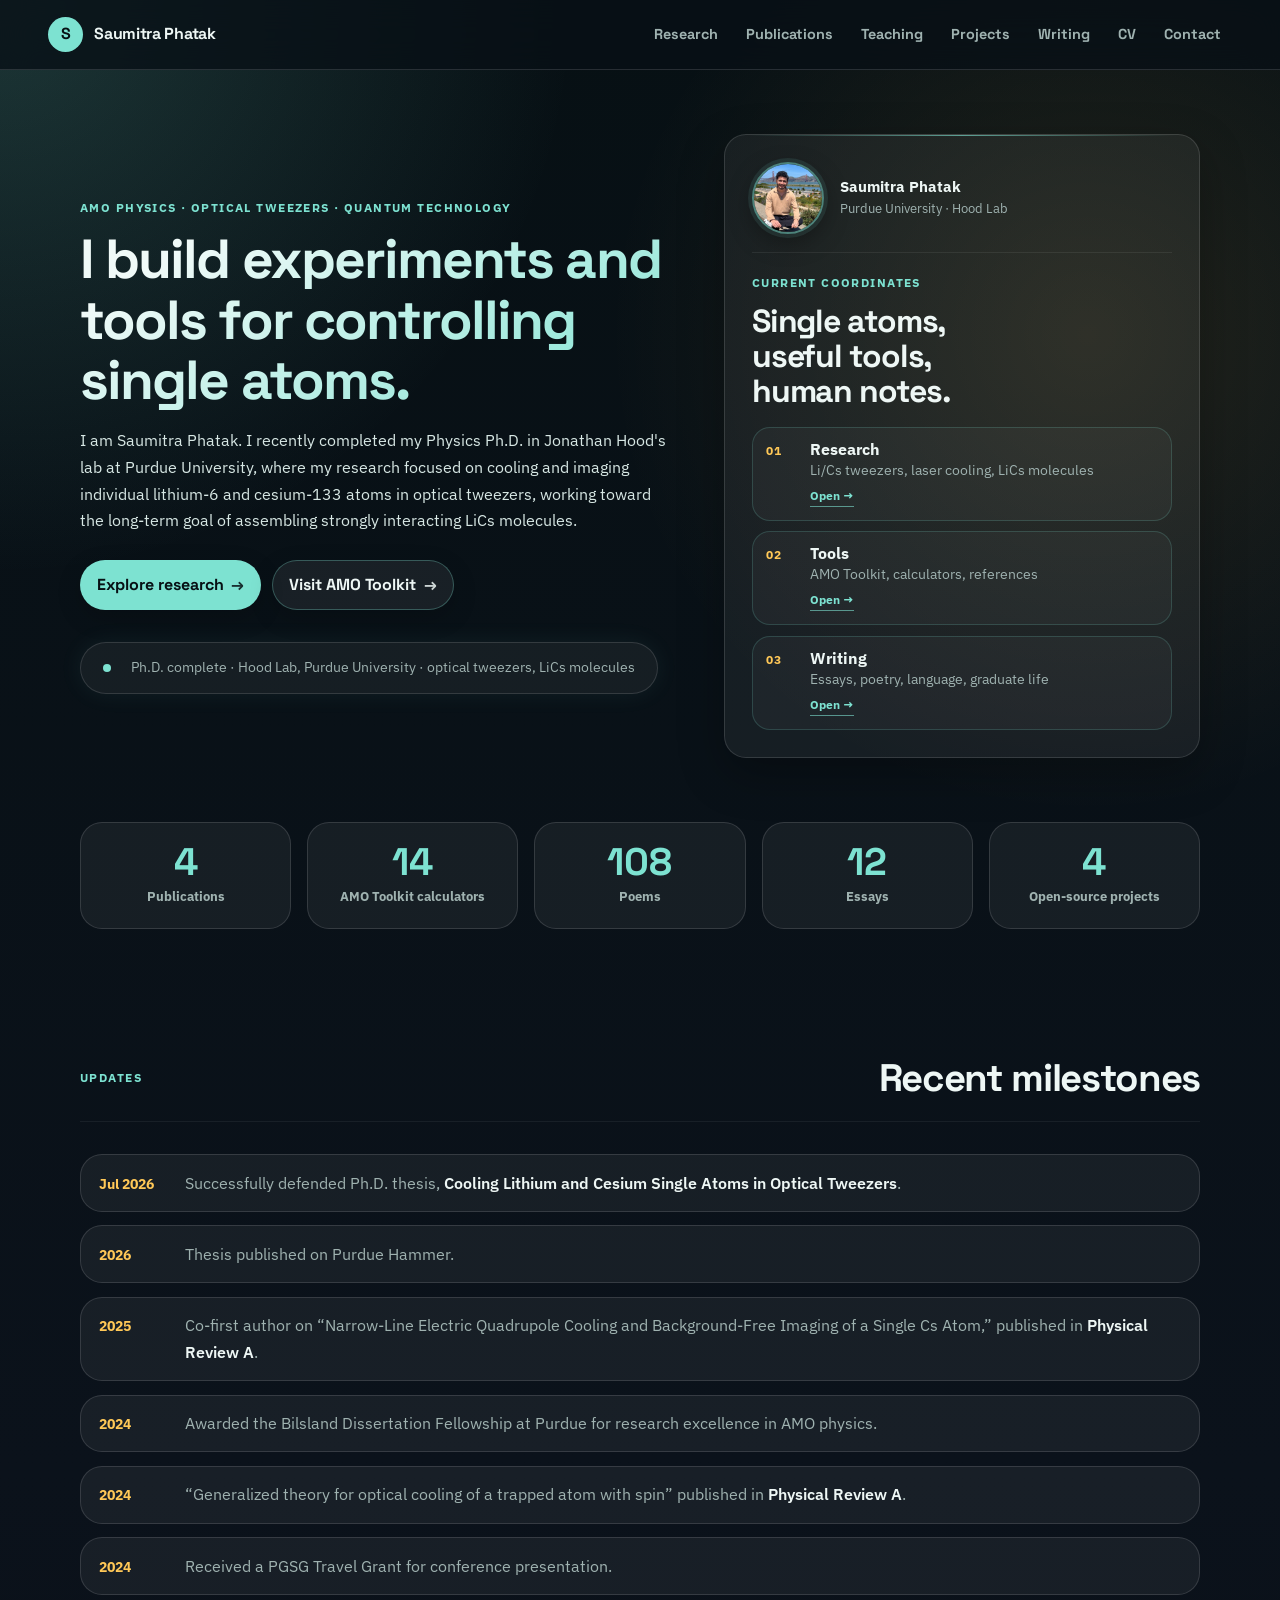
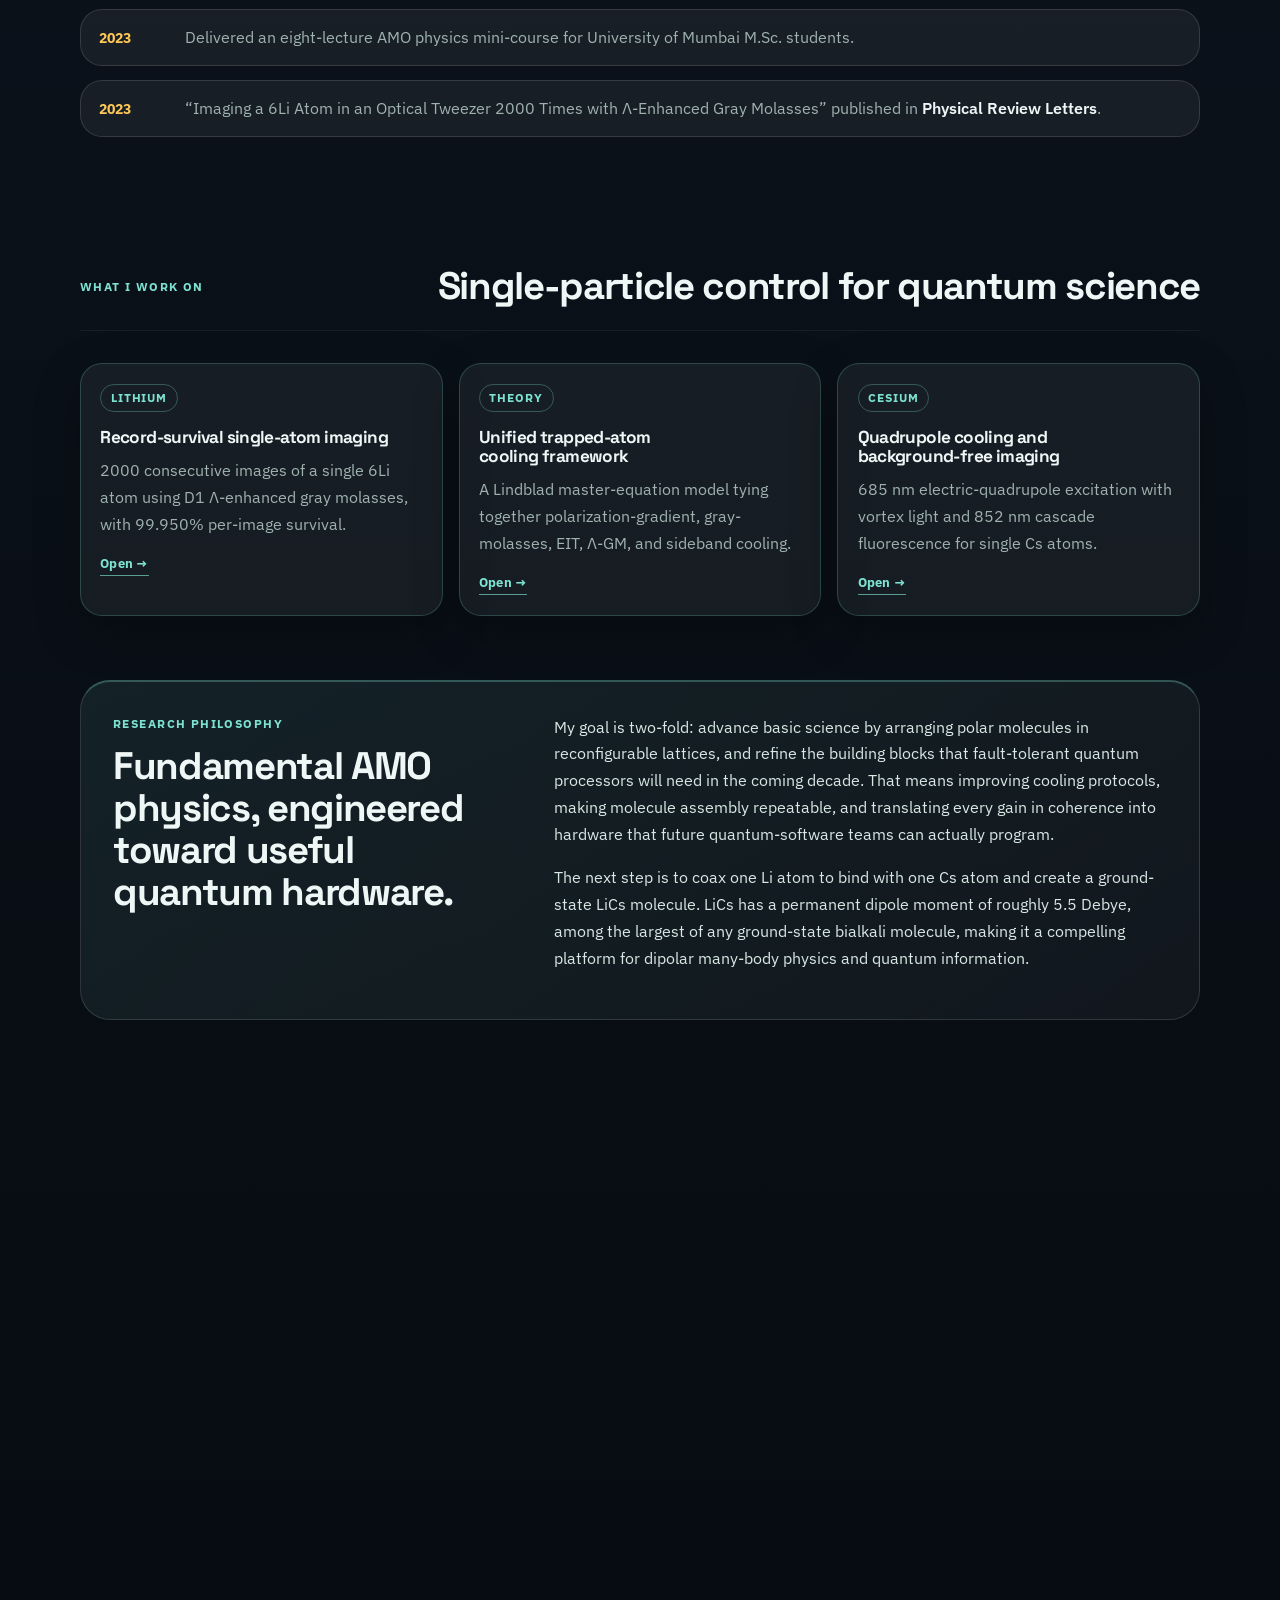
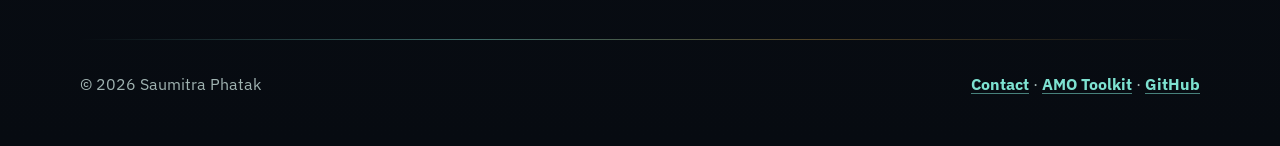
<file: index.html>
<!DOCTYPE html>
<html lang="en">
<head>
  <meta charset="utf-8">
  <meta name="viewport" content="width=device-width, initial-scale=1">
<!-- Google tag (gtag.js) -->
<script async src="https://www.googletagmanager.com/gtag/js?id=G-5DGRCQ7X4Q"></script>
<script>
  window.dataLayer = window.dataLayer || [];
  function gtag(){dataLayer.push(arguments);}
  gtag('js', new Date());
  gtag('config', 'G-5DGRCQ7X4Q');
</script>

  <title>Saumitra Phatak | AMO Physicist, Builder, Writer</title>
  <meta name="description" content="Personal website of Saumitra Phatak, an AMO physicist and recent Purdue Ph.D. working on optical tweezers, single lithium and cesium atoms, laser cooling, and LiCs molecule assembly.">
  <link rel="canonical" href="https://www.curious96.com/">
  <meta property="og:title" content="Saumitra Phatak | AMO Physicist, Builder, Writer">
  <meta property="og:description" content="Research, publications, teaching, writing, poetry, and AMO tools by Saumitra Phatak.">
  <meta property="og:type" content="website">
  <meta property="og:url" content="https://www.curious96.com/">
<meta property="og:image" content="https://www.curious96.com/assets/saumitra.jpg">
<meta name="twitter:card" content="summary_large_image">
<meta name="twitter:title" content="Saumitra Phatak | AMO Physicist, Builder, Writer">
<meta name="twitter:description" content="Personal website of Saumitra Phatak, an AMO physicist and recent Purdue Ph.D. working on optical tweezers, single lithium and cesium atoms, laser cooling, and LiCs molecule assembly.">
<meta name="twitter:image" content="https://www.curious96.com/assets/saumitra.jpg">
  <link rel="icon" href="favicon.svg">
  <link rel="preconnect" href="https://fonts.googleapis.com"><link rel="preconnect" href="https://fonts.gstatic.com" crossorigin><link href="https://fonts.googleapis.com/css2?family=IBM+Plex+Sans:wght@400;500;600;700;800&family=Space+Grotesk:wght@500;600;700&display=swap" rel="stylesheet"><link rel="stylesheet" href="css/styles.css?v=20260908">
<script type="application/ld+json">
{
  "@context": "https://schema.org",
  "@type": "Person",
  "name": "Saumitra Phatak",
  "url": "https://www.curious96.com/",
  "image": "https://www.curious96.com/assets/saumitra.jpg",
  "jobTitle": "AMO Physicist",
  "affiliation": {
    "@type": "CollegeOrUniversity",
    "name": "Purdue University"
  },
  "sameAs": [
    "https://scholar.google.com/citations?hl=en&user=sFSr0coAAAAJ",
    "https://github.com/saumitraphatak",
    "https://www.linkedin.com/in/saumitra-phatak",
    "https://www.instagram.com/curious_poem/"
  ]
}
</script>
</head>
<body>
  <a class="skip-link" href="#main">Skip to content</a>
  <header class="site-header">
    <a class="brand" href="index.html" aria-label="Saumitra Phatak home"><span class="brand-mark">S</span><span>Saumitra Phatak</span></a>
    <button class="nav-toggle" aria-label="Toggle navigation" aria-expanded="false" aria-controls="site-nav">Menu</button>
    <nav class="site-nav" id="site-nav" aria-label="Main navigation">
      <a href="research.html">Research</a>
      <a href="publications.html">Publications</a>
      <a href="teaching.html">Teaching</a>
      <a href="projects.html">Projects</a>
      <a href="writing.html">Writing</a>
      
      <a href="cv.html">CV</a>
      <a href="contact.html">Contact</a>
    </nav>
  </header>

  <main id="main">
    <section class="hero section-grid">
      <div class="hero-copy">
        <p class="eyebrow">AMO physics · optical tweezers · quantum technology</p>
        <h1>I build experiments and tools for controlling single atoms.</h1>
        <p class="lead">I am Saumitra Phatak. I recently completed my Physics Ph.D. in Jonathan Hood's lab at Purdue University, where my research focused on cooling and imaging individual lithium-6 and cesium-133 atoms in optical tweezers, working toward the long-term goal of assembling strongly interacting LiCs molecules.</p>
        <div class="hero-actions">
          <a class="button primary" href="research.html">Explore research</a>
          <a class="button" href="https://amotoolkit.com" target="_blank" rel="noopener">Visit AMO Toolkit</a>
        </div>
        <div class="now-strip">
          <span class="now-dot"></span>
          <span>Ph.D. complete · Hood Lab, Purdue University · optical tweezers, LiCs molecules</span>
        </div>
      </div>
      <aside class="hero-card glass-card">
        <div class="hero-profile">
          <img src="assets/saumitra.jpg" alt="Saumitra Phatak at the Golden Gate Bridge" class="profile-photo" width="72" height="72">
          <div class="profile-meta">
            <strong>Saumitra Phatak</strong>
            <span>Purdue University · Hood Lab</span>
          </div>
        </div>
        <p class="eyebrow">Current coordinates</p>
        <h2>Single atoms, useful tools, human notes.</h2>
        <div class="coordinate-list">
          <a class="coordinate-item" href="research.html">
            <span>01</span>
            <strong>Research</strong>
            <em>Li/Cs tweezers, laser cooling, LiCs molecules</em>
          </a>
          <a class="coordinate-item" href="https://amotoolkit.com" target="_blank" rel="noopener">
            <span>02</span>
            <strong>Tools</strong>
            <em>AMO Toolkit, calculators, references</em>
          </a>
          <a class="coordinate-item" href="writing.html">
            <span>03</span>
            <strong>Writing</strong>
            <em>Essays, poetry, language, graduate life</em>
          </a>
        </div>
      </aside>
    </section>

    <section class="section reveal">
      <div class="stat-strip">
        <div class="stat-item"><span class="stat-number">4</span><span class="stat-label">Publications</span></div>
        <div class="stat-item"><span class="stat-number">14</span><span class="stat-label">AMO Toolkit calculators</span></div>
        <div class="stat-item"><span class="stat-number">108</span><span class="stat-label">Poems</span></div>
        <div class="stat-item"><span class="stat-number">12</span><span class="stat-label">Essays</span></div>
        <div class="stat-item"><span class="stat-number">4</span><span class="stat-label">Open-source projects</span></div>
      </div>
    </section>

    <section class="section reveal">
      <div class="section-head">
        <p class="eyebrow">Updates</p>
        <h2>Recent milestones</h2>
      </div>
      <ul class="news-list">
        <li class="news-item"><span class="news-date">Jul 2026</span><span>Successfully defended Ph.D. thesis, <em>Cooling Lithium and Cesium Single Atoms in Optical Tweezers</em>.</span></li>
        <li class="news-item"><span class="news-date">2026</span><span>Thesis published on Purdue Hammer.</span></li>
        <li class="news-item"><span class="news-date">2025</span><span>Co-first author on &ldquo;Narrow-Line Electric Quadrupole Cooling and Background-Free Imaging of a Single Cs Atom,&rdquo; published in <em>Physical Review A</em>.</span></li>
        <li class="news-item"><span class="news-date">2024</span><span>Awarded the Bilsland Dissertation Fellowship at Purdue for research excellence in AMO physics.</span></li>
        <li class="news-item"><span class="news-date">2024</span><span>&ldquo;Generalized theory for optical cooling of a trapped atom with spin&rdquo; published in <em>Physical Review A</em>.</span></li>
        <li class="news-item"><span class="news-date">2024</span><span>Received a PGSG Travel Grant for conference presentation.</span></li>
        <li class="news-item"><span class="news-date">2023</span><span>Delivered an eight-lecture AMO physics mini-course for University of Mumbai M.Sc. students.</span></li>
        <li class="news-item"><span class="news-date">2023</span><span>&ldquo;Imaging a 6Li Atom in an Optical Tweezer 2000 Times with &Lambda;-Enhanced Gray Molasses&rdquo; published in <em>Physical Review Letters</em>.</span></li>
      </ul>
    </section>

    <section class="section reveal">
      <div class="section-head">
        <p class="eyebrow">What I work on</p>
        <h2>Single-particle control for quantum science</h2>
      </div>
      <div class="card-grid three">
        <a class="project-card" href="research.html#lithium">
          <span class="tag">Lithium</span>
          <h3>Record-survival single-atom imaging</h3>
          <p>2000 consecutive images of a single 6Li atom using D1 Λ-enhanced gray molasses, with 99.950% per-image survival.</p>
        </a>
        <a class="project-card" href="research.html#theory">
          <span class="tag">Theory</span>
          <h3>Unified trapped-atom cooling framework</h3>
          <p>A Lindblad master-equation model tying together polarization-gradient, gray-molasses, EIT, Λ-GM, and sideband cooling.</p>
        </a>
        <a class="project-card" href="research.html#cesium">
          <span class="tag">Cesium</span>
          <h3>Quadrupole cooling and background-free imaging</h3>
          <p>685 nm electric-quadrupole excitation with vortex light and 852 nm cascade fluorescence for single Cs atoms.</p>
        </a>
      </div>
    </section>

    <section class="section split-panel reveal">
      <div>
        <p class="eyebrow">Research philosophy</p>
        <h2>Fundamental AMO physics, engineered toward useful quantum hardware.</h2>
      </div>
      <div class="prose">
        <p>My goal is two-fold: advance basic science by arranging polar molecules in reconfigurable lattices, and refine the building blocks that fault-tolerant quantum processors will need in the coming decade. That means improving cooling protocols, making molecule assembly repeatable, and translating every gain in coherence into hardware that future quantum-software teams can actually program.</p>
        <p>The next step is to coax one Li atom to bind with one Cs atom and create a ground-state LiCs molecule. LiCs has a permanent dipole moment of roughly 5.5 Debye, among the largest of any ground-state bialkali molecule, making it a compelling platform for dipolar many-body physics and quantum information.</p>
      </div>
    </section>

    <section class="section reveal">
      <div class="section-head">
        <p class="eyebrow">Beyond the lab</p>
        <h2>Tools, teaching, writing, and projects</h2>
      </div>
      <div class="card-grid three">
        <a class="info-card" href="https://amotoolkit.com" target="_blank" rel="noopener">
          <h3>AMO Toolkit</h3>
          <p>14 interactive calculators, atom references, laser-cooling guides, and neutral-atom quantum-computing explainers.</p>
        </a>
        <a class="info-card" href="teaching.html">
          <h3>Teaching &amp; talks</h3>
          <p>Modern physics labs, AMO lecture series, and recorded talks on lithium and cesium single-atom experiments.</p>
        </a>
        <a class="info-card" href="writing.html">
          <h3>Writing</h3>
          <p>12 personal essays about arriving in the U.S., graduate school, travel, language, and becoming a physicist abroad.</p>
        </a>
        <a class="info-card" href="poetry.html">
          <h3>Poetry</h3>
          <p>108 original poems in Hindi, Marathi, and English — from the Siyahi collection.</p>
        </a>
        <a class="info-card" href="projects.html">
          <h3>Projects</h3>
          <p>Four open-source web projects: AMO Toolkit, Siyahi, Curious Writings, and RealWorld Academy.</p>
        </a>
        <a class="info-card" href="contact.html">
          <h3>CV &amp; contact</h3>
          <p>Download the current CV, find research profiles, or get in touch about AMO physics, tools, and collaborations.</p>
        </a>
      </div>
    </section>
  </main>

  <footer class="site-footer">
    <span>© <span data-year></span> Saumitra Phatak</span>
    <span><a href="contact.html">Contact</a> · <a href="https://amotoolkit.com" target="_blank" rel="noopener">AMO Toolkit</a> · <a href="https://github.com/saumitraphatak" target="_blank" rel="noopener">GitHub</a></span>
  </footer>
  <script src="js/main.js?v=20260908"></script>
</body>
</html>
</file>
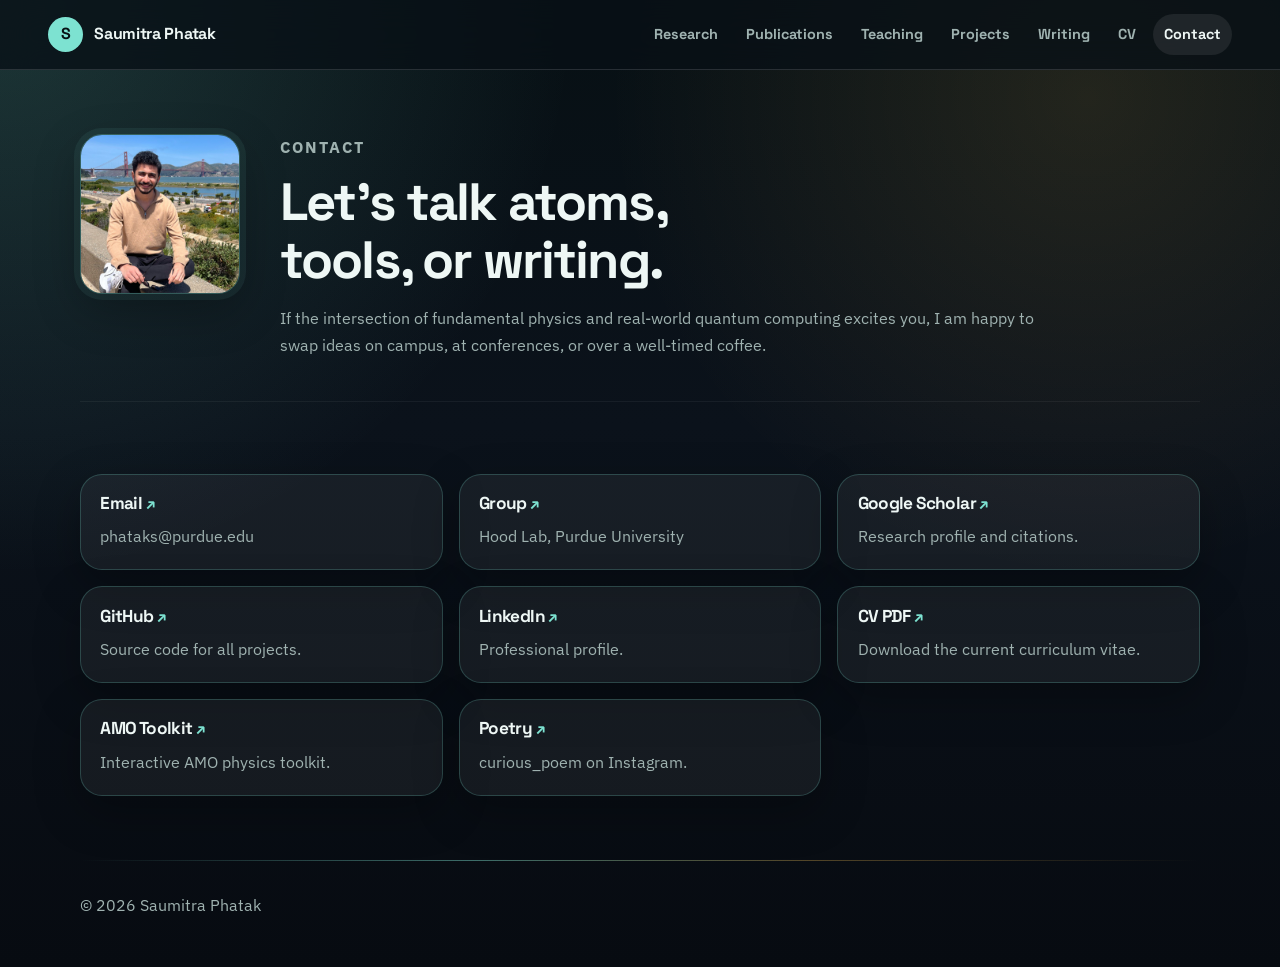
<file: contact.html>
<!DOCTYPE html><html lang="en"><head>
<meta charset="utf-8"><meta name="viewport" content="width=device-width, initial-scale=1">
<!-- Google tag (gtag.js) -->
<script async src="https://www.googletagmanager.com/gtag/js?id=G-5DGRCQ7X4Q"></script>
<script>
  window.dataLayer = window.dataLayer || [];
  function gtag(){dataLayer.push(arguments);}
  gtag('js', new Date());
  gtag('config', 'G-5DGRCQ7X4Q');
</script>
<title>Contact | Saumitra Phatak</title><meta name="description" content="Contact Saumitra Phatak and find research profiles."><link rel="canonical" href="https://www.curious96.com/contact.html">
<meta property="og:title" content="Contact | Saumitra Phatak">
<meta property="og:description" content="Contact Saumitra Phatak and find research profiles.">
<meta property="og:type" content="website">
<meta property="og:url" content="https://www.curious96.com/contact.html">
<meta property="og:image" content="https://www.curious96.com/assets/saumitra.jpg">
<meta name="twitter:card" content="summary_large_image">
<meta name="twitter:title" content="Contact | Saumitra Phatak">
<meta name="twitter:description" content="Contact Saumitra Phatak and find research profiles.">
<meta name="twitter:image" content="https://www.curious96.com/assets/saumitra.jpg">
<link rel="icon" href="favicon.svg"><link rel="preconnect" href="https://fonts.googleapis.com"><link rel="preconnect" href="https://fonts.gstatic.com" crossorigin><link href="https://fonts.googleapis.com/css2?family=IBM+Plex+Sans:wght@400;500;600;700;800&family=Space+Grotesk:wght@500;600;700&display=swap" rel="stylesheet"><link rel="stylesheet" href="css/styles.css?v=20260908"></head><body>
  <a class="skip-link" href="#main">Skip to content</a>
<header class="site-header"><a class="brand" href="index.html"><span class="brand-mark">S</span><span>Saumitra Phatak</span></a><button class="nav-toggle" aria-label="Toggle navigation" aria-expanded="false" aria-controls="site-nav">Menu</button><nav class="site-nav" id="site-nav" aria-label="Main navigation"><a href="research.html">Research</a><a href="publications.html">Publications</a><a href="teaching.html">Teaching</a><a href="projects.html">Projects</a><a href="writing.html">Writing</a><a href="cv.html">CV</a><a href="contact.html">Contact</a></nav></header>
<main id="main">
<section class="page-hero section">
  <div class="contact-hero-profile">
    <img src="assets/saumitra.jpg" alt="Saumitra Phatak" class="contact-profile-photo" width="160" height="160">
    <div>
      <p class="eyebrow">Contact</p>
      <h1>Let's talk atoms, tools, or writing.</h1>
      <p>If the intersection of fundamental physics and real-world quantum computing excites you, I am happy to swap ideas on campus, at conferences, or over a well-timed coffee.</p>
    </div>
  </div>
</section>
<section class="section contact-grid reveal">
  <a class="contact-card" href="mailto:phataks@purdue.edu">
    <h3>Email</h3>
    <p>phataks@purdue.edu</p>
  </a>
  <a class="contact-card" href="https://hoodlabpurdue.com" target="_blank" rel="noopener">
    <h3>Group</h3>
    <p>Hood Lab, Purdue University</p>
  </a>
  <a class="contact-card" href="https://scholar.google.com/citations?hl=en&user=sFSr0coAAAAJ" target="_blank" rel="noopener">
    <h3>Google Scholar</h3>
    <p>Research profile and citations.</p>
  </a>
  <a class="contact-card" href="https://github.com/saumitraphatak" target="_blank" rel="noopener">
    <h3>GitHub</h3>
    <p>Source code for all projects.</p>
  </a>
  <a class="contact-card" href="https://www.linkedin.com/in/saumitra-phatak" target="_blank" rel="noopener">
    <h3>LinkedIn</h3>
    <p>Professional profile.</p>
  </a>
  <a class="contact-card" href="assets/Saumitra_Phatak_CV.pdf" download>
    <h3>CV PDF</h3>
    <p>Download the current curriculum vitae.</p>
  </a>
  <a class="contact-card" href="https://amotoolkit.com" target="_blank" rel="noopener">
    <h3>AMO Toolkit</h3>
    <p>Interactive AMO physics toolkit.</p>
  </a>
  <a class="contact-card" href="https://www.instagram.com/curious_poem/" target="_blank" rel="noopener">
    <h3>Poetry</h3>
    <p>curious_poem on Instagram.</p>
  </a>
</section>
</main>
<footer class="site-footer"><span>© <span data-year></span> Saumitra Phatak</span></footer>
<script src="js/main.js?v=20260908"></script>
</body></html>
</file>
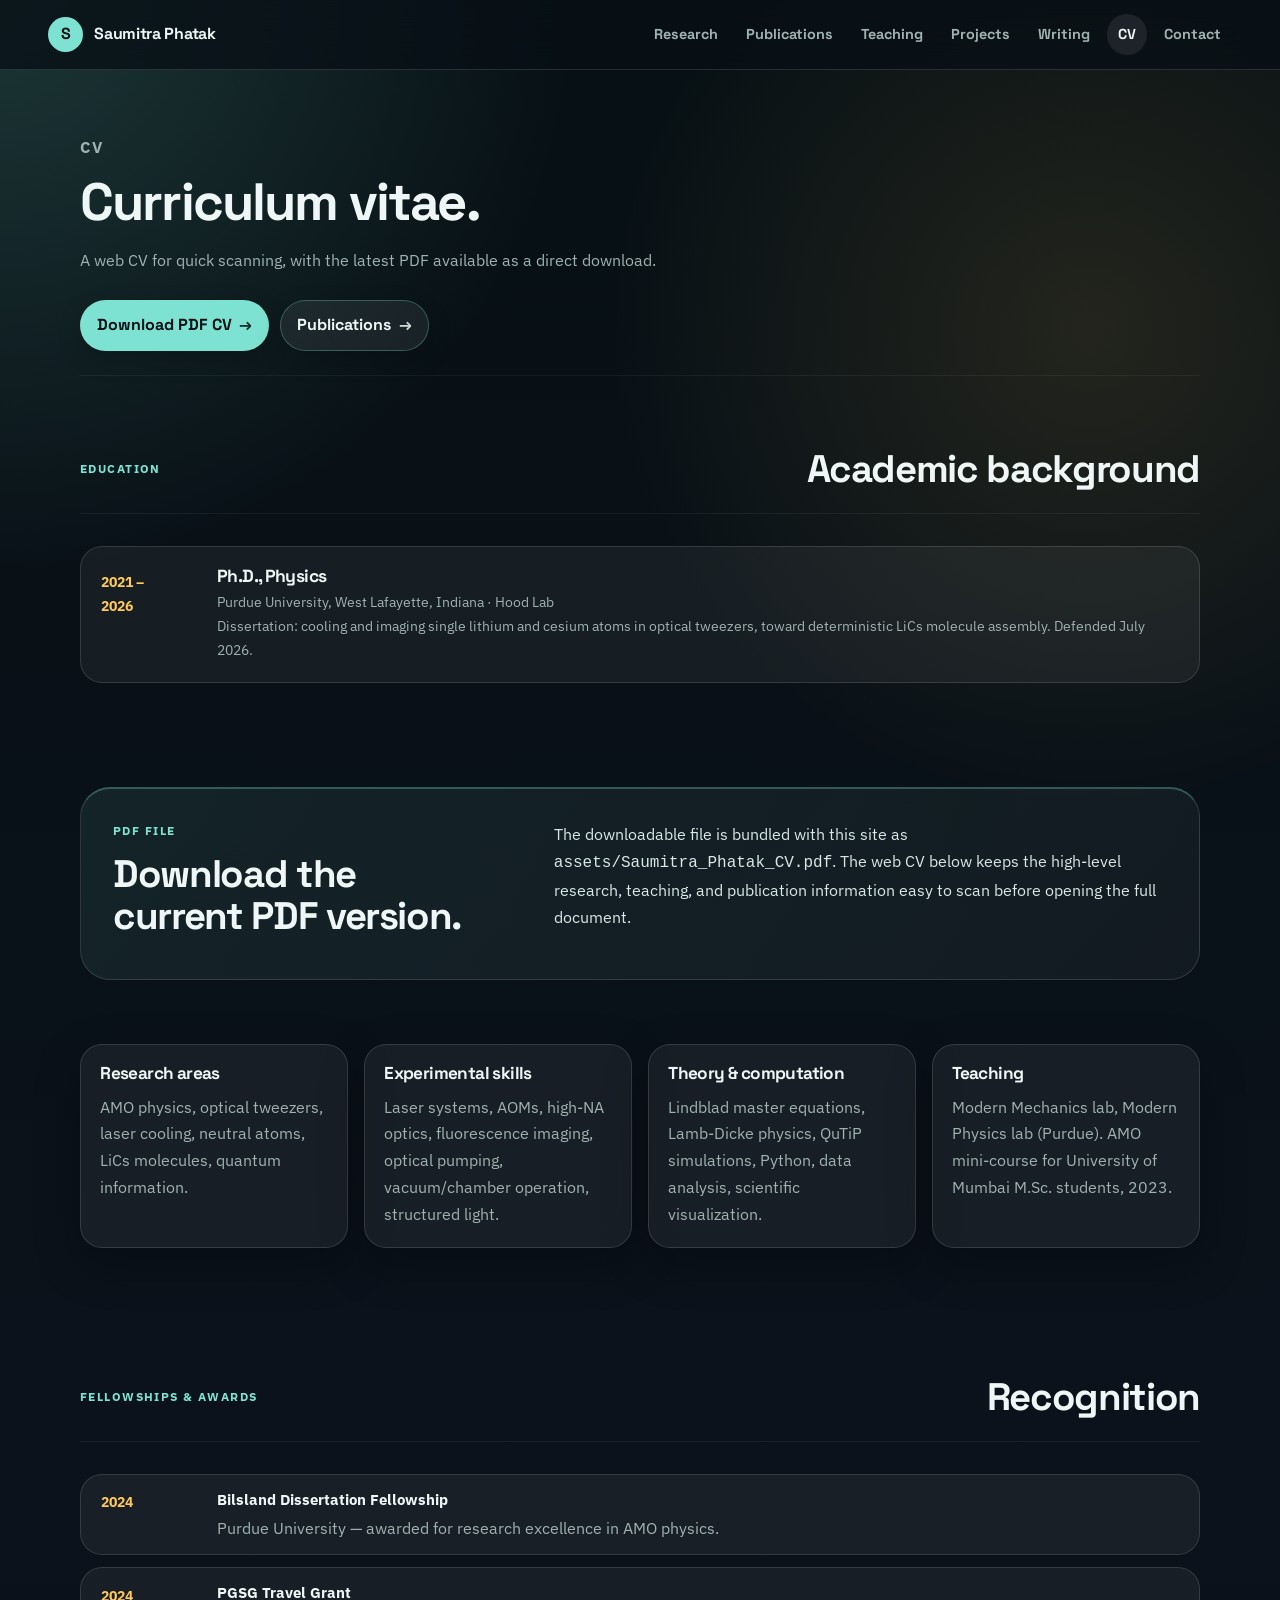
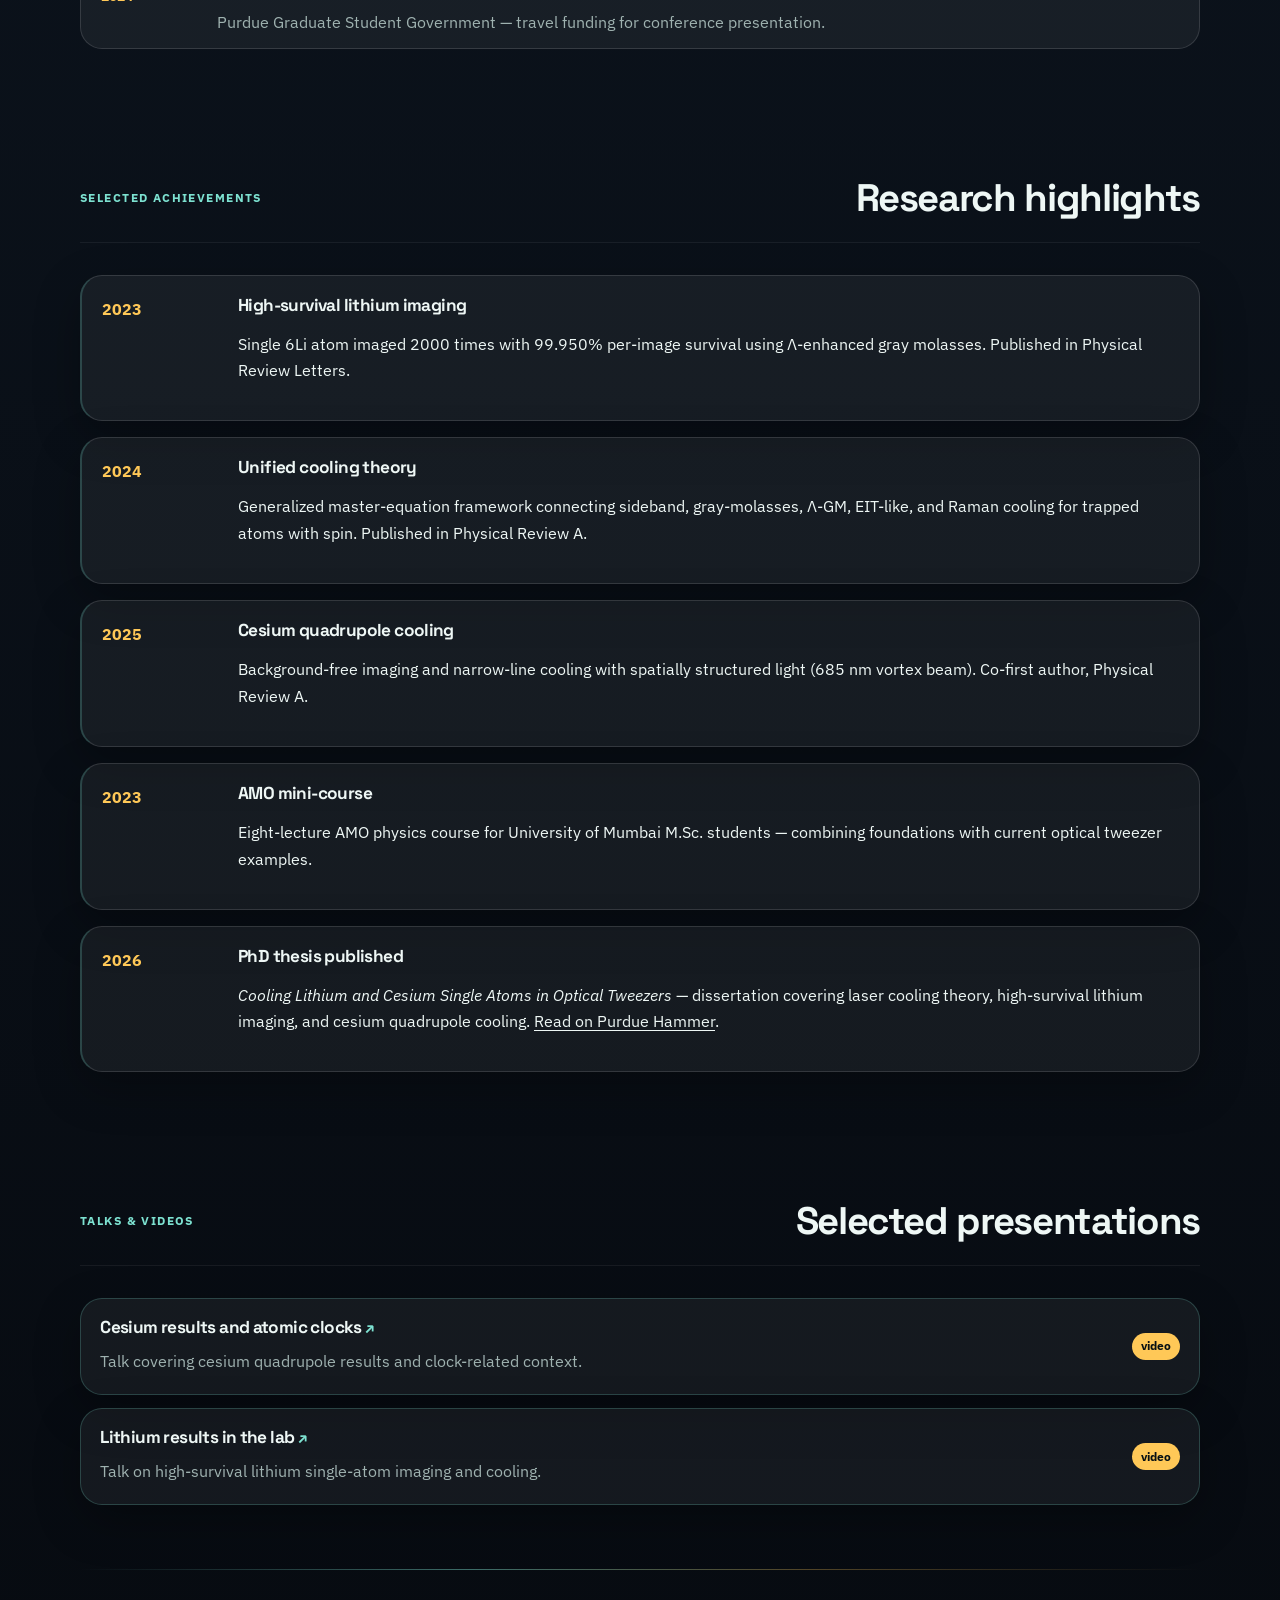
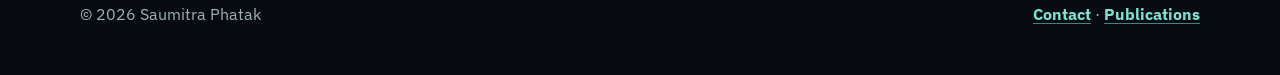
<file: cv.html>
<!DOCTYPE html><html lang="en"><head>
<meta charset="utf-8"><meta name="viewport" content="width=device-width, initial-scale=1">
<!-- Google tag (gtag.js) -->
<script async src="https://www.googletagmanager.com/gtag/js?id=G-5DGRCQ7X4Q"></script>
<script>
  window.dataLayer = window.dataLayer || [];
  function gtag(){dataLayer.push(arguments);}
  gtag('js', new Date());
  gtag('config', 'G-5DGRCQ7X4Q');
</script>
<title>CV | Saumitra Phatak</title><meta name="description" content="Curriculum vitae for Saumitra Phatak — AMO physicist, Ph.D. Purdue University."><link rel="canonical" href="https://www.curious96.com/cv.html">
<meta property="og:title" content="CV | Saumitra Phatak">
<meta property="og:description" content="Curriculum vitae for Saumitra Phatak — AMO physicist, Ph.D. Purdue University.">
<meta property="og:type" content="website">
<meta property="og:url" content="https://www.curious96.com/cv.html">
<meta property="og:image" content="https://www.curious96.com/assets/saumitra.jpg">
<meta name="twitter:card" content="summary_large_image">
<meta name="twitter:title" content="CV | Saumitra Phatak">
<meta name="twitter:description" content="Curriculum vitae for Saumitra Phatak — AMO physicist, Ph.D. Purdue University.">
<meta name="twitter:image" content="https://www.curious96.com/assets/saumitra.jpg">
<link rel="icon" href="favicon.svg"><link rel="preconnect" href="https://fonts.googleapis.com"><link rel="preconnect" href="https://fonts.gstatic.com" crossorigin><link href="https://fonts.googleapis.com/css2?family=IBM+Plex+Sans:wght@400;500;600;700;800&family=Space+Grotesk:wght@500;600;700&display=swap" rel="stylesheet"><link rel="stylesheet" href="css/styles.css?v=20260908"></head><body>
  <a class="skip-link" href="#main">Skip to content</a>
<header class="site-header"><a class="brand" href="index.html"><span class="brand-mark">S</span><span>Saumitra Phatak</span></a><button class="nav-toggle" aria-label="Toggle navigation" aria-expanded="false" aria-controls="site-nav">Menu</button><nav class="site-nav" id="site-nav" aria-label="Main navigation"><a href="research.html">Research</a><a href="publications.html">Publications</a><a href="teaching.html">Teaching</a><a href="projects.html">Projects</a><a href="writing.html">Writing</a><a href="cv.html">CV</a><a href="contact.html">Contact</a></nav></header>
<main id="main">
<section class="page-hero section">
  <p class="eyebrow">CV</p>
  <h1>Curriculum vitae.</h1>
  <p>A web CV for quick scanning, with the latest PDF available as a direct download.</p>
  <div class="hero-actions">
    <a class="button primary" href="assets/Saumitra_Phatak_CV.pdf" download>Download PDF CV</a>
    <a class="button" href="publications.html">Publications</a>
  </div>
</section>

<section class="section reveal">
  <div class="section-head">
    <p class="eyebrow">Education</p>
    <h2>Academic background</h2>
  </div>
  <div class="cv-edu">
    <div class="cv-edu-item">
      <div class="cv-year">2021 –<br>2026</div>
      <div>
        <h3>Ph.D., Physics</h3>
        <p>Purdue University, West Lafayette, Indiana · Hood Lab</p>
        <p>Dissertation: cooling and imaging single lithium and cesium atoms in optical tweezers, toward deterministic LiCs molecule assembly. Defended July 2026.</p>
      </div>
    </div>
  </div>
</section>

<section class="section split-panel reveal" id="cv-pdf-note">
  <div>
    <p class="eyebrow">PDF file</p>
    <h2>Download the current PDF version.</h2>
  </div>
  <div class="prose">
    <p>The downloadable file is bundled with this site as <code>assets/Saumitra_Phatak_CV.pdf</code>. The web CV below keeps the high-level research, teaching, and publication information easy to scan before opening the full document.</p>
  </div>
</section>

<section class="section skill-grid reveal">
  <div class="cv-block">
    <h3>Research areas</h3>
    <p>AMO physics, optical tweezers, laser cooling, neutral atoms, LiCs molecules, quantum information.</p>
  </div>
  <div class="cv-block">
    <h3>Experimental skills</h3>
    <p>Laser systems, AOMs, high-NA optics, fluorescence imaging, optical pumping, vacuum/chamber operation, structured light.</p>
  </div>
  <div class="cv-block">
    <h3>Theory & computation</h3>
    <p>Lindblad master equations, Lamb-Dicke physics, QuTiP simulations, Python, data analysis, scientific visualization.</p>
  </div>
  <div class="cv-block">
    <h3>Teaching</h3>
    <p>Modern Mechanics lab, Modern Physics lab (Purdue). AMO mini-course for University of Mumbai M.Sc. students, 2023.</p>
  </div>
</section>

<section class="section reveal">
  <div class="section-head">
    <p class="eyebrow">Fellowships &amp; awards</p>
    <h2>Recognition</h2>
  </div>
  <div class="award-list">
    <div class="award-item">
      <div class="cv-year">2024</div>
      <div><strong>Bilsland Dissertation Fellowship</strong> Purdue University — awarded for research excellence in AMO physics.</div>
    </div>
    <div class="award-item">
      <div class="cv-year">2024</div>
      <div><strong>PGSG Travel Grant</strong> Purdue Graduate Student Government — travel funding for conference presentation.</div>
    </div>
  </div>
</section>

<section class="section reveal">
  <div class="section-head">
    <p class="eyebrow">Selected achievements</p>
    <h2>Research highlights</h2>
  </div>
  <div class="timeline">
    <article class="timeline-item">
      <div class="timeline-year">2023</div>
      <div>
        <h3>High-survival lithium imaging</h3>
        <p>Single 6Li atom imaged 2000 times with 99.950% per-image survival using Λ-enhanced gray molasses. Published in Physical Review Letters.</p>
      </div>
    </article>
    <article class="timeline-item">
      <div class="timeline-year">2024</div>
      <div>
        <h3>Unified cooling theory</h3>
        <p>Generalized master-equation framework connecting sideband, gray-molasses, Λ-GM, EIT-like, and Raman cooling for trapped atoms with spin. Published in Physical Review A.</p>
      </div>
    </article>
    <article class="timeline-item">
      <div class="timeline-year">2025</div>
      <div>
        <h3>Cesium quadrupole cooling</h3>
        <p>Background-free imaging and narrow-line cooling with spatially structured light (685 nm vortex beam). Co-first author, Physical Review A.</p>
      </div>
    </article>
    <article class="timeline-item">
      <div class="timeline-year">2023</div>
      <div>
        <h3>AMO mini-course</h3>
        <p>Eight-lecture AMO physics course for University of Mumbai M.Sc. students — combining foundations with current optical tweezer examples.</p>
      </div>
    </article>
    <article class="timeline-item">
      <div class="timeline-year">2026</div>
      <div>
        <h3>PhD thesis published</h3>
        <p><em>Cooling Lithium and Cesium Single Atoms in Optical Tweezers</em> — dissertation covering laser cooling theory, high-survival lithium imaging, and cesium quadrupole cooling. <a href="https://hammer.purdue.edu/articles/thesis/_b_Cooling_Lithium_and_Cesium_Single_Atoms_in_Optical_Tweezers_b_/32867018?file=66390728" target="_blank" rel="noopener">Read on Purdue Hammer</a>.</p>
      </div>
    </article>
  </div>
</section>

<section class="section reveal">
  <div class="section-head">
    <p class="eyebrow">Talks &amp; videos</p>
    <h2>Selected presentations</h2>
  </div>
  <div class="writing-list">
    <a class="writing-card" href="https://www.youtube.com/watch?v=xGwd_TUaHRE&t=346s" target="_blank" rel="noopener">
      <div><h3>Cesium results and atomic clocks</h3><p>Talk covering cesium quadrupole results and clock-related context.</p></div>
      <span class="lang-pill">video</span>
    </a>
    <a class="writing-card" href="https://www.youtube.com/watch?v=P1ktqTUEkSI" target="_blank" rel="noopener">
      <div><h3>Lithium results in the lab</h3><p>Talk on high-survival lithium single-atom imaging and cooling.</p></div>
      <span class="lang-pill">video</span>
    </a>
  </div>
</section>
</main>
<footer class="site-footer"><span>© <span data-year></span> Saumitra Phatak</span><span><a href="contact.html">Contact</a> · <a href="publications.html">Publications</a></span></footer>
<script src="js/main.js?v=20260908"></script>
</body></html>
</file>
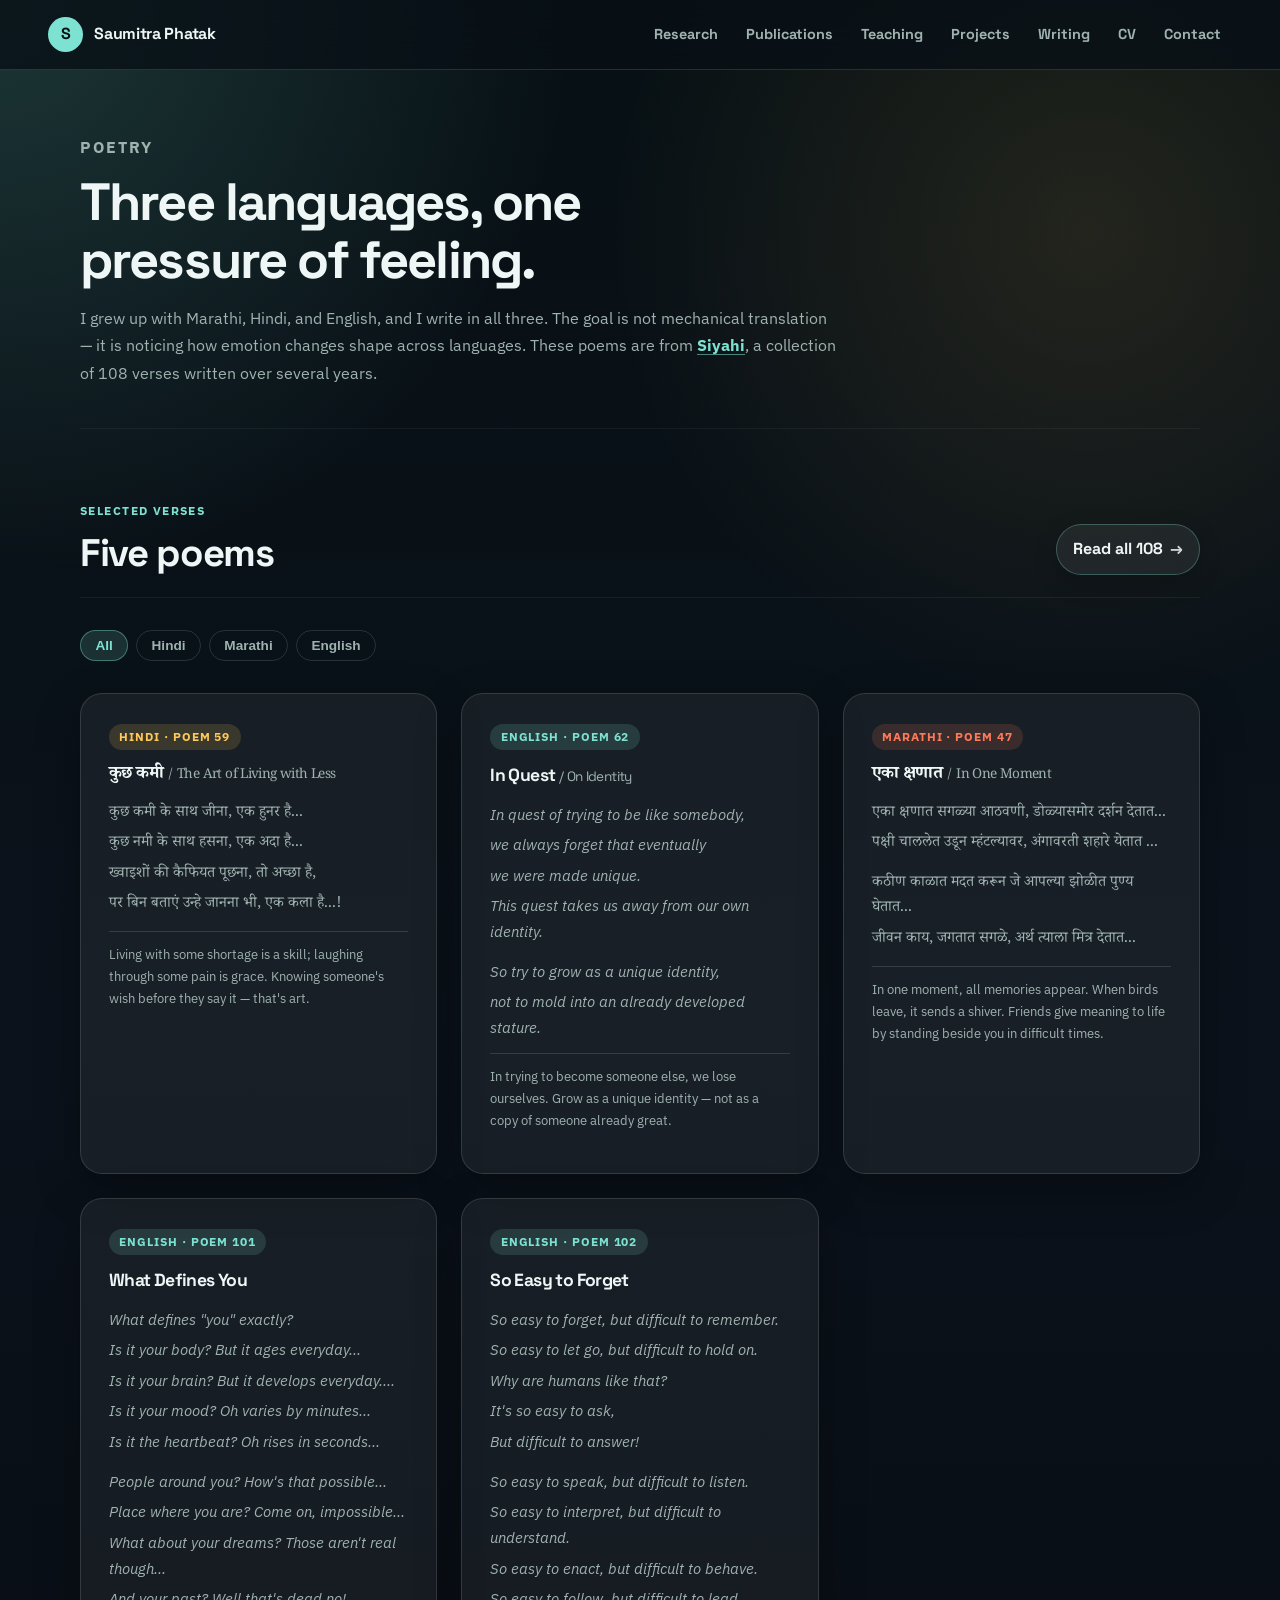
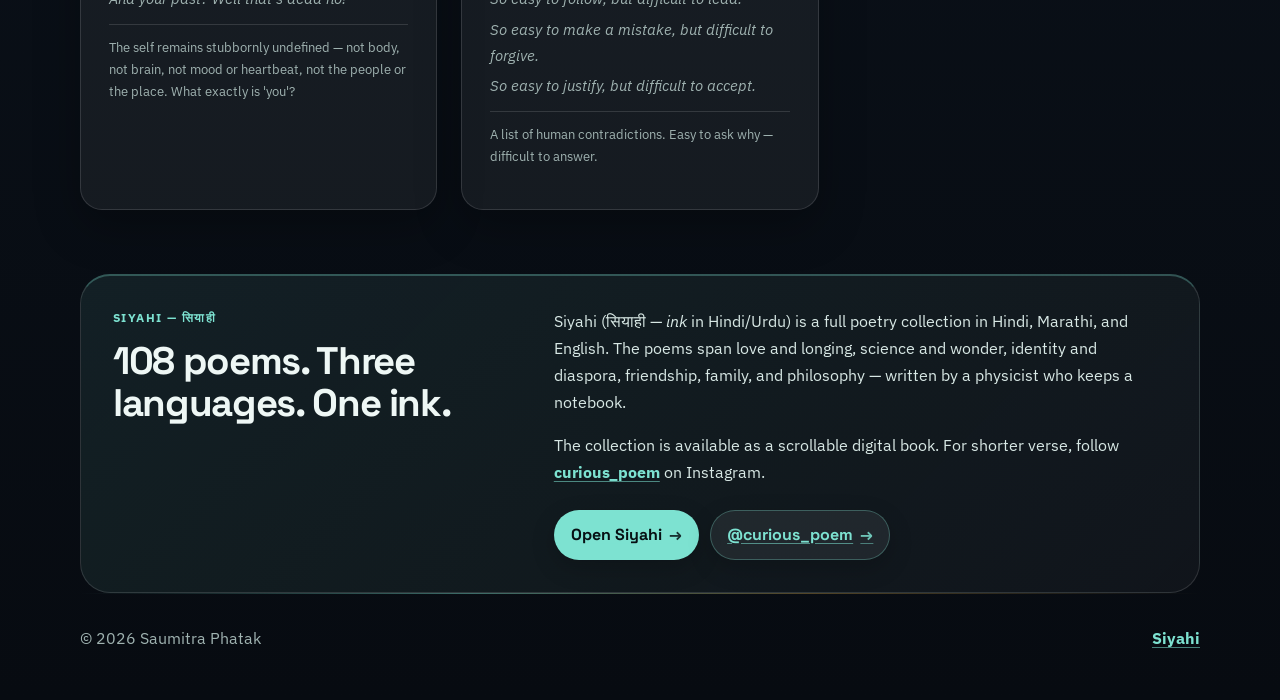
<file: poetry.html>
<!DOCTYPE html><html lang="en"><head>
<meta charset="utf-8"><meta name="viewport" content="width=device-width, initial-scale=1">
<!-- Google tag (gtag.js) -->
<script async src="https://www.googletagmanager.com/gtag/js?id=G-5DGRCQ7X4Q"></script>
<script>
  window.dataLayer = window.dataLayer || [];
  function gtag(){dataLayer.push(arguments);}
  gtag('js', new Date());
  gtag('config', 'G-5DGRCQ7X4Q');
</script>
<title>Poetry | Saumitra Phatak</title><meta name="description" content="Poetry by Saumitra Phatak in Hindi, Marathi, and English — from the Siyahi collection."><link rel="canonical" href="https://www.curious96.com/poetry.html">
<meta property="og:title" content="Poetry | Saumitra Phatak">
<meta property="og:description" content="Poetry by Saumitra Phatak in Hindi, Marathi, and English — from the Siyahi collection.">
<meta property="og:type" content="website">
<meta property="og:url" content="https://www.curious96.com/poetry.html">
<meta property="og:image" content="https://www.curious96.com/assets/saumitra.jpg">
<meta name="twitter:card" content="summary_large_image">
<meta name="twitter:title" content="Poetry | Saumitra Phatak">
<meta name="twitter:description" content="Poetry by Saumitra Phatak in Hindi, Marathi, and English — from the Siyahi collection.">
<meta name="twitter:image" content="https://www.curious96.com/assets/saumitra.jpg">
<link rel="icon" href="favicon.svg"><link rel="preconnect" href="https://fonts.googleapis.com"><link rel="preconnect" href="https://fonts.gstatic.com" crossorigin><link href="https://fonts.googleapis.com/css2?family=IBM+Plex+Sans:wght@400;500;600;700;800&family=Space+Grotesk:wght@500;600;700&family=Noto+Serif+Devanagari:wght@400;600&display=swap" rel="stylesheet"><link rel="stylesheet" href="css/styles.css?v=20260908"></head><body>
  <a class="skip-link" href="#main">Skip to content</a>
<header class="site-header"><a class="brand" href="index.html"><span class="brand-mark">S</span><span>Saumitra Phatak</span></a><button class="nav-toggle" aria-label="Toggle navigation" aria-expanded="false" aria-controls="site-nav">Menu</button><nav class="site-nav" id="site-nav" aria-label="Main navigation"><a href="research.html">Research</a><a href="publications.html">Publications</a><a href="teaching.html">Teaching</a><a href="projects.html">Projects</a><a href="writing.html">Writing</a><a href="cv.html">CV</a><a href="contact.html">Contact</a></nav></header>
<main id="main">
<section class="page-hero section">
  <p class="eyebrow">Poetry</p>
  <h1>Three languages, one pressure of feeling.</h1>
  <p class="lead">I grew up with Marathi, Hindi, and English, and I write in all three. The goal is not mechanical translation — it is noticing how emotion changes shape across languages. These poems are from <a href="https://saumitraphatak.github.io/siyahi-poetry/" target="_blank" rel="noopener">Siyahi</a>, a collection of 108 verses written over several years.</p>
</section>

<section class="section reveal">
  <div class="section-head">
    <div>
      <p class="eyebrow">Selected verses</p>
      <h2>Five poems</h2>
    </div>
    <a class="button" href="https://saumitraphatak.github.io/siyahi-poetry/" target="_blank" rel="noopener">Read all 108</a>
  </div>

  <div class="filter-row">
    <button class="filter-btn active" data-lang="">All</button>
    <button class="filter-btn" data-lang="hindi">Hindi</button>
    <button class="filter-btn" data-lang="marathi">Marathi</button>
    <button class="filter-btn" data-lang="english">English</button>
  </div>

  <div class="poem-grid">

    <div class="glass-card poem-card" data-lang="hindi" lang="hi">
      <span class="poem-lang-pill lang-hindi">Hindi · Poem 59</span>
      <h3 class="devanagari">कुछ कमी <span class="title-translation">/ The Art of Living with Less</span></h3>
      <ul class="poem-body-lines devanagari poem-stanza">
        <li>कुछ कमी के साथ जीना, एक हुनर है...</li>
        <li>कुछ नमी के साथ हसना, एक अदा है...</li>
        <li>ख्वाइशों की कैफियत पूछना, तो अच्छा है,</li>
        <li>पर बिन बताएं उन्हे जानना भी, एक कला है...!</li>
      </ul>
      <p class="poem-meaning-note">Living with some shortage is a skill; laughing through some pain is grace. Knowing someone's wish before they say it — that's art.</p>
    </div>

    <div class="glass-card poem-card" data-lang="english" lang="en">
      <span class="poem-lang-pill lang-english">English · Poem 62</span>
      <h3>In Quest <span class="title-translation">/ On Identity</span></h3>
      <ul class="poem-body-lines poem-stanza">
        <li>In quest of trying to be like somebody,</li>
        <li>we always forget that eventually</li>
        <li>we were made unique.</li>
        <li>This quest takes us away from our own identity.</li>
      </ul>
      <ul class="poem-body-lines poem-stanza">
        <li>So try to grow as a unique identity,</li>
        <li>not to mold into an already developed stature.</li>
      </ul>
      <p class="poem-meaning-note">In trying to become someone else, we lose ourselves. Grow as a unique identity — not as a copy of someone already great.</p>
    </div>

    <div class="glass-card poem-card" data-lang="marathi" lang="mr">
      <span class="poem-lang-pill lang-marathi">Marathi · Poem 47</span>
      <h3 class="devanagari">एका क्षणात <span class="title-translation">/ In One Moment</span></h3>
      <ul class="poem-body-lines devanagari poem-stanza">
        <li>एका क्षणात सगळ्या आठवणी, डोळ्यासमोर दर्शन देतात...</li>
        <li>पक्षी चाललेत उडून म्हंटल्यावर, अंगावरती शहारे येतात ...</li>
      </ul>
      <ul class="poem-body-lines devanagari poem-stanza">
        <li>कठीण काळात मदत करून जे आपल्या झोळीत पुण्य घेतात...</li>
        <li>जीवन काय, जगतात सगळे, अर्थ त्याला मित्र देतात...</li>
      </ul>
      <p class="poem-meaning-note">In one moment, all memories appear. When birds leave, it sends a shiver. Friends give meaning to life by standing beside you in difficult times.</p>
    </div>

    <div class="glass-card poem-card" data-lang="english" lang="en">
      <span class="poem-lang-pill lang-english">English · Poem 101</span>
      <h3>What Defines You</h3>
      <ul class="poem-body-lines poem-stanza">
        <li>What defines "you" exactly?</li>
        <li>Is it your body? But it ages everyday...</li>
        <li>Is it your brain? But it develops everyday....</li>
        <li>Is it your mood? Oh varies by minutes...</li>
        <li>Is it the heartbeat? Oh rises in seconds...</li>
      </ul>
      <ul class="poem-body-lines poem-stanza">
        <li>People around you? How's that possible...</li>
        <li>Place where you are? Come on, impossible...</li>
        <li>What about your dreams? Those aren't real though...</li>
        <li>And your past? Well that's dead no!</li>
      </ul>
      <p class="poem-meaning-note">The self remains stubbornly undefined — not body, not brain, not mood or heartbeat, not the people or the place. What exactly is 'you'?</p>
    </div>

    <div class="glass-card poem-card" data-lang="english" lang="en">
      <span class="poem-lang-pill lang-english">English · Poem 102</span>
      <h3>So Easy to Forget</h3>
      <ul class="poem-body-lines poem-stanza">
        <li>So easy to forget, but difficult to remember.</li>
        <li>So easy to let go, but difficult to hold on.</li>
        <li>Why are humans like that?</li>
        <li>It's so easy to ask,</li>
        <li>But difficult to answer!</li>
      </ul>
      <ul class="poem-body-lines poem-stanza">
        <li>So easy to speak, but difficult to listen.</li>
        <li>So easy to interpret, but difficult to understand.</li>
        <li>So easy to enact, but difficult to behave.</li>
        <li>So easy to follow, but difficult to lead.</li>
        <li>So easy to make a mistake, but difficult to forgive.</li>
        <li>So easy to justify, but difficult to accept.</li>
      </ul>
      <p class="poem-meaning-note">A list of human contradictions. Easy to ask why — difficult to answer.</p>
    </div>

  </div>
</section>

<section class="section split-panel reveal">
  <div>
    <p class="eyebrow">Siyahi — सियाही</p>
    <h2>108 poems. Three languages. One ink.</h2>
  </div>
  <div class="prose">
    <p>Siyahi (सियाही — <em>ink</em> in Hindi/Urdu) is a full poetry collection in Hindi, Marathi, and English. The poems span love and longing, science and wonder, identity and diaspora, friendship, family, and philosophy — written by a physicist who keeps a notebook.</p>
    <p>The collection is available as a scrollable digital book. For shorter verse, follow <a href="https://www.instagram.com/curious_poem/" target="_blank" rel="noopener">curious_poem</a> on Instagram.</p>
    <div class="hero-actions action-row">
      <a class="button primary" href="https://saumitraphatak.github.io/siyahi-poetry/" target="_blank" rel="noopener">Open Siyahi</a>
      <a class="button" href="https://www.instagram.com/curious_poem/" target="_blank" rel="noopener">@curious_poem</a>
    </div>
  </div>
</section>
</main>
<footer class="site-footer"><span>© <span data-year></span> Saumitra Phatak</span><span><a href="https://saumitraphatak.github.io/siyahi-poetry/" target="_blank" rel="noopener">Siyahi</a></span></footer>
<script src="js/main.js?v=20260908"></script>
</body></html>
</file>
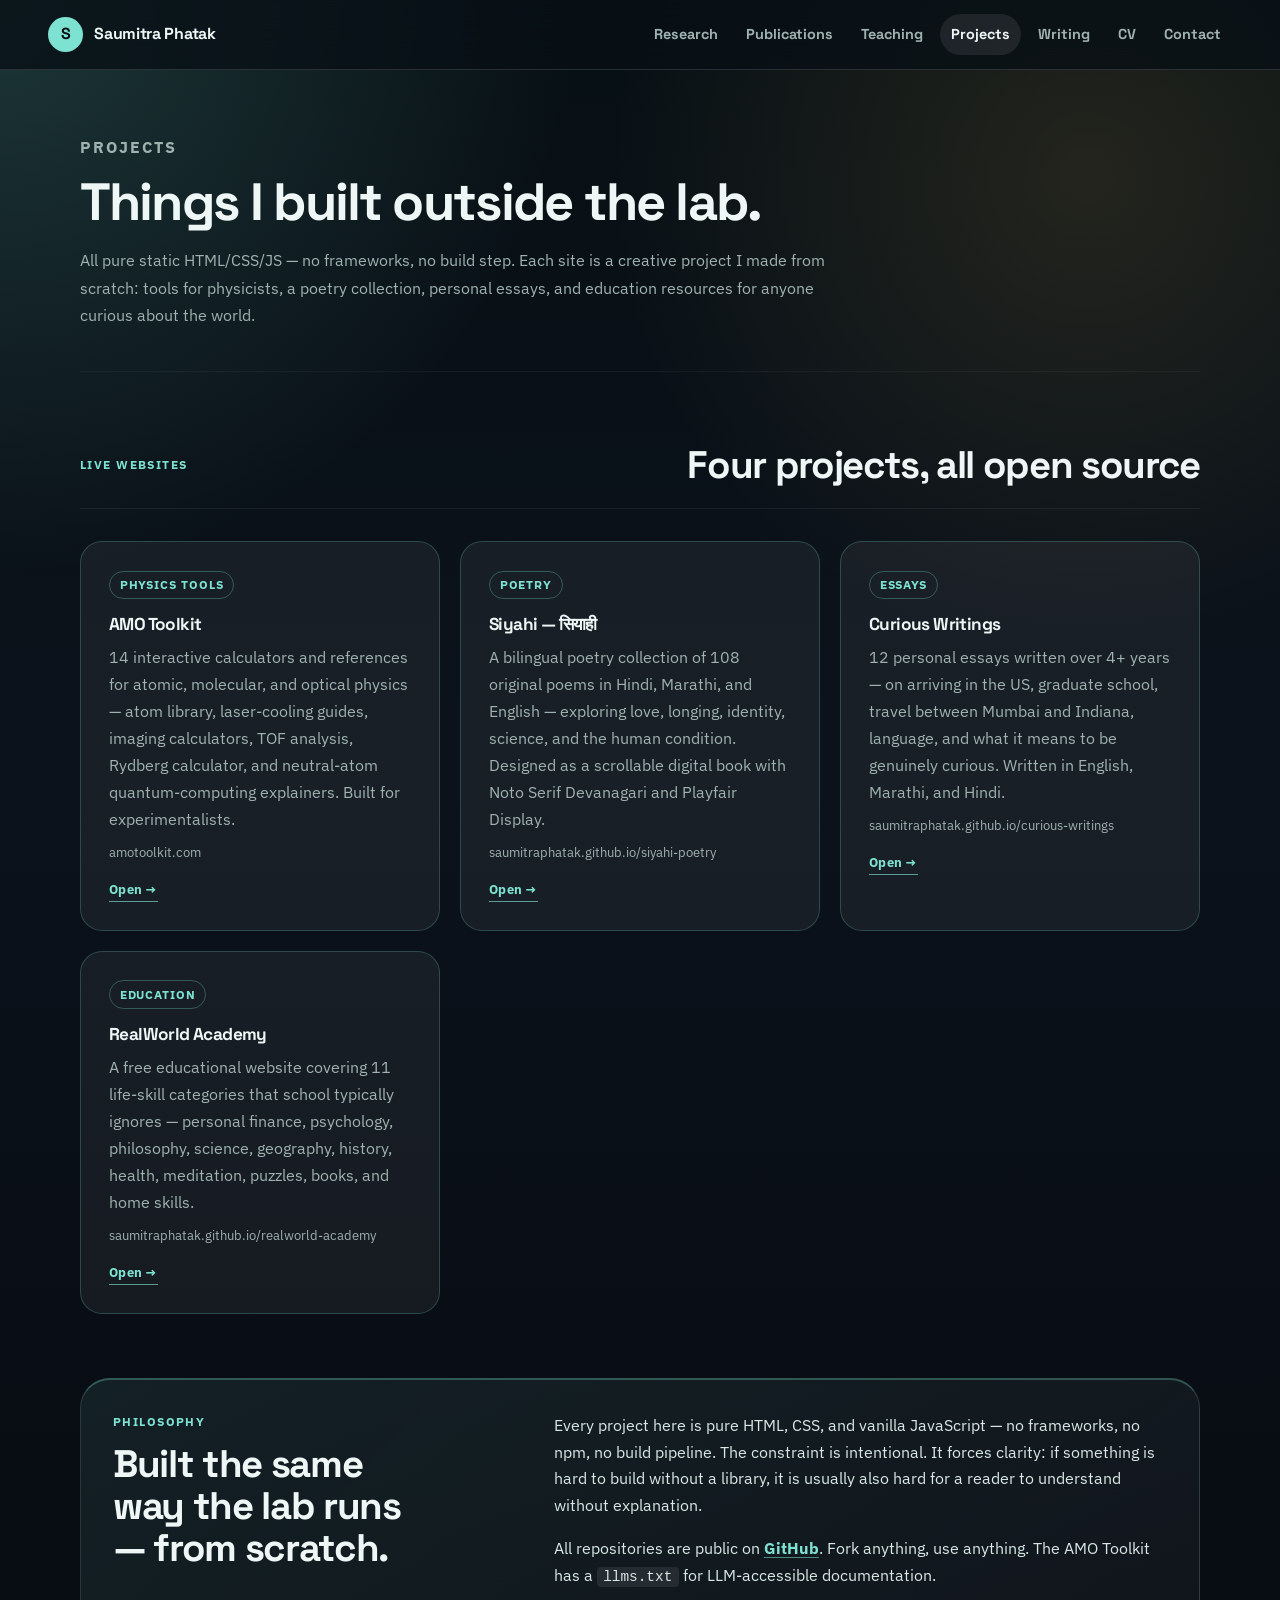
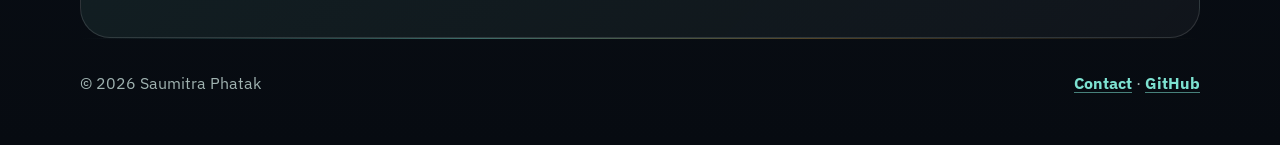
<file: projects.html>
<!DOCTYPE html><html lang="en"><head>
<meta charset="utf-8"><meta name="viewport" content="width=device-width, initial-scale=1">
<!-- Google tag (gtag.js) -->
<script async src="https://www.googletagmanager.com/gtag/js?id=G-5DGRCQ7X4Q"></script>
<script>
  window.dataLayer = window.dataLayer || [];
  function gtag(){dataLayer.push(arguments);}
  gtag('js', new Date());
  gtag('config', 'G-5DGRCQ7X4Q');
</script>
<title>Projects | Saumitra Phatak</title><meta name="description" content="Web projects by Saumitra Phatak — AMO Toolkit, Siyahi poetry, Curious Writings, and RealWorld Academy."><link rel="canonical" href="https://www.curious96.com/projects.html">
<meta property="og:title" content="Projects | Saumitra Phatak">
<meta property="og:description" content="Web projects by Saumitra Phatak — AMO Toolkit, Siyahi poetry, Curious Writings, and RealWorld Academy.">
<meta property="og:type" content="website">
<meta property="og:url" content="https://www.curious96.com/projects.html">
<meta property="og:image" content="https://www.curious96.com/assets/saumitra.jpg">
<meta name="twitter:card" content="summary_large_image">
<meta name="twitter:title" content="Projects | Saumitra Phatak">
<meta name="twitter:description" content="Web projects by Saumitra Phatak — AMO Toolkit, Siyahi poetry, Curious Writings, and RealWorld Academy.">
<meta name="twitter:image" content="https://www.curious96.com/assets/saumitra.jpg">
<link rel="icon" href="favicon.svg"><link rel="preconnect" href="https://fonts.googleapis.com"><link rel="preconnect" href="https://fonts.gstatic.com" crossorigin><link href="https://fonts.googleapis.com/css2?family=IBM+Plex+Sans:wght@400;500;600;700;800&family=Space+Grotesk:wght@500;600;700&display=swap" rel="stylesheet"><link rel="stylesheet" href="css/styles.css?v=20260908"></head><body>
  <a class="skip-link" href="#main">Skip to content</a>
<header class="site-header"><a class="brand" href="index.html"><span class="brand-mark">S</span><span>Saumitra Phatak</span></a><button class="nav-toggle" aria-label="Toggle navigation" aria-expanded="false" aria-controls="site-nav">Menu</button><nav class="site-nav" id="site-nav" aria-label="Main navigation"><a href="research.html">Research</a><a href="publications.html">Publications</a><a href="teaching.html">Teaching</a><a href="projects.html">Projects</a><a href="writing.html">Writing</a><a href="cv.html">CV</a><a href="contact.html">Contact</a></nav></header>
<main id="main">
<section class="page-hero section">
  <p class="eyebrow">Projects</p>
  <h1>Things I built outside the lab.</h1>
  <p class="lead">All pure static HTML/CSS/JS — no frameworks, no build step. Each site is a creative project I made from scratch: tools for physicists, a poetry collection, personal essays, and education resources for anyone curious about the world.</p>
</section>

<section class="section reveal">
  <div class="section-head">
    <p class="eyebrow">Live websites</p>
    <h2>Four projects, all open source</h2>
  </div>
  <div class="pf-grid">

    <a class="pf-card" href="https://amotoolkit.com" target="_blank" rel="noopener">
      <span class="tag">Physics tools</span>
      <h3>AMO Toolkit</h3>
      <p>14 interactive calculators and references for atomic, molecular, and optical physics — atom library, laser-cooling guides, imaging calculators, TOF analysis, Rydberg calculator, and neutral-atom quantum-computing explainers. Built for experimentalists.</p>
      <span class="pf-url">amotoolkit.com</span>
    </a>

    <a class="pf-card" href="https://saumitraphatak.github.io/siyahi-poetry/" target="_blank" rel="noopener">
      <span class="tag">Poetry</span>
      <h3>Siyahi — सियाही</h3>
      <p>A bilingual poetry collection of 108 original poems in Hindi, Marathi, and English — exploring love, longing, identity, science, and the human condition. Designed as a scrollable digital book with Noto Serif Devanagari and Playfair Display.</p>
      <span class="pf-url">saumitraphatak.github.io/siyahi-poetry</span>
    </a>

    <a class="pf-card" href="https://saumitraphatak.github.io/curious-writings/" target="_blank" rel="noopener">
      <span class="tag">Essays</span>
      <h3>Curious Writings</h3>
      <p>12 personal essays written over 4+ years — on arriving in the US, graduate school, travel between Mumbai and Indiana, language, and what it means to be genuinely curious. Written in English, Marathi, and Hindi.</p>
      <span class="pf-url">saumitraphatak.github.io/curious-writings</span>
    </a>

    <a class="pf-card" href="https://saumitraphatak.github.io/realworld-academy/" target="_blank" rel="noopener">
      <span class="tag">Education</span>
      <h3>RealWorld Academy</h3>
      <p>A free educational website covering 11 life-skill categories that school typically ignores — personal finance, psychology, philosophy, science, geography, history, health, meditation, puzzles, books, and home skills.</p>
      <span class="pf-url">saumitraphatak.github.io/realworld-academy</span>
    </a>

  </div>
</section>

<section class="section split-panel reveal">
  <div>
    <p class="eyebrow">Philosophy</p>
    <h2>Built the same way the lab runs — from scratch.</h2>
  </div>
  <div class="prose">
    <p>Every project here is pure HTML, CSS, and vanilla JavaScript — no frameworks, no npm, no build pipeline. The constraint is intentional. It forces clarity: if something is hard to build without a library, it is usually also hard for a reader to understand without explanation.</p>
    <p>All repositories are public on <a href="https://github.com/saumitraphatak" target="_blank" rel="noopener">GitHub</a>. Fork anything, use anything. The AMO Toolkit has a <code class="inline-code">llms.txt</code> for LLM-accessible documentation.</p>
  </div>
</section>
</main>
<footer class="site-footer"><span>© <span data-year></span> Saumitra Phatak</span><span><a href="contact.html">Contact</a> · <a href="https://github.com/saumitraphatak" target="_blank" rel="noopener">GitHub</a></span></footer>
<script src="js/main.js?v=20260908"></script>
</body></html>
</file>
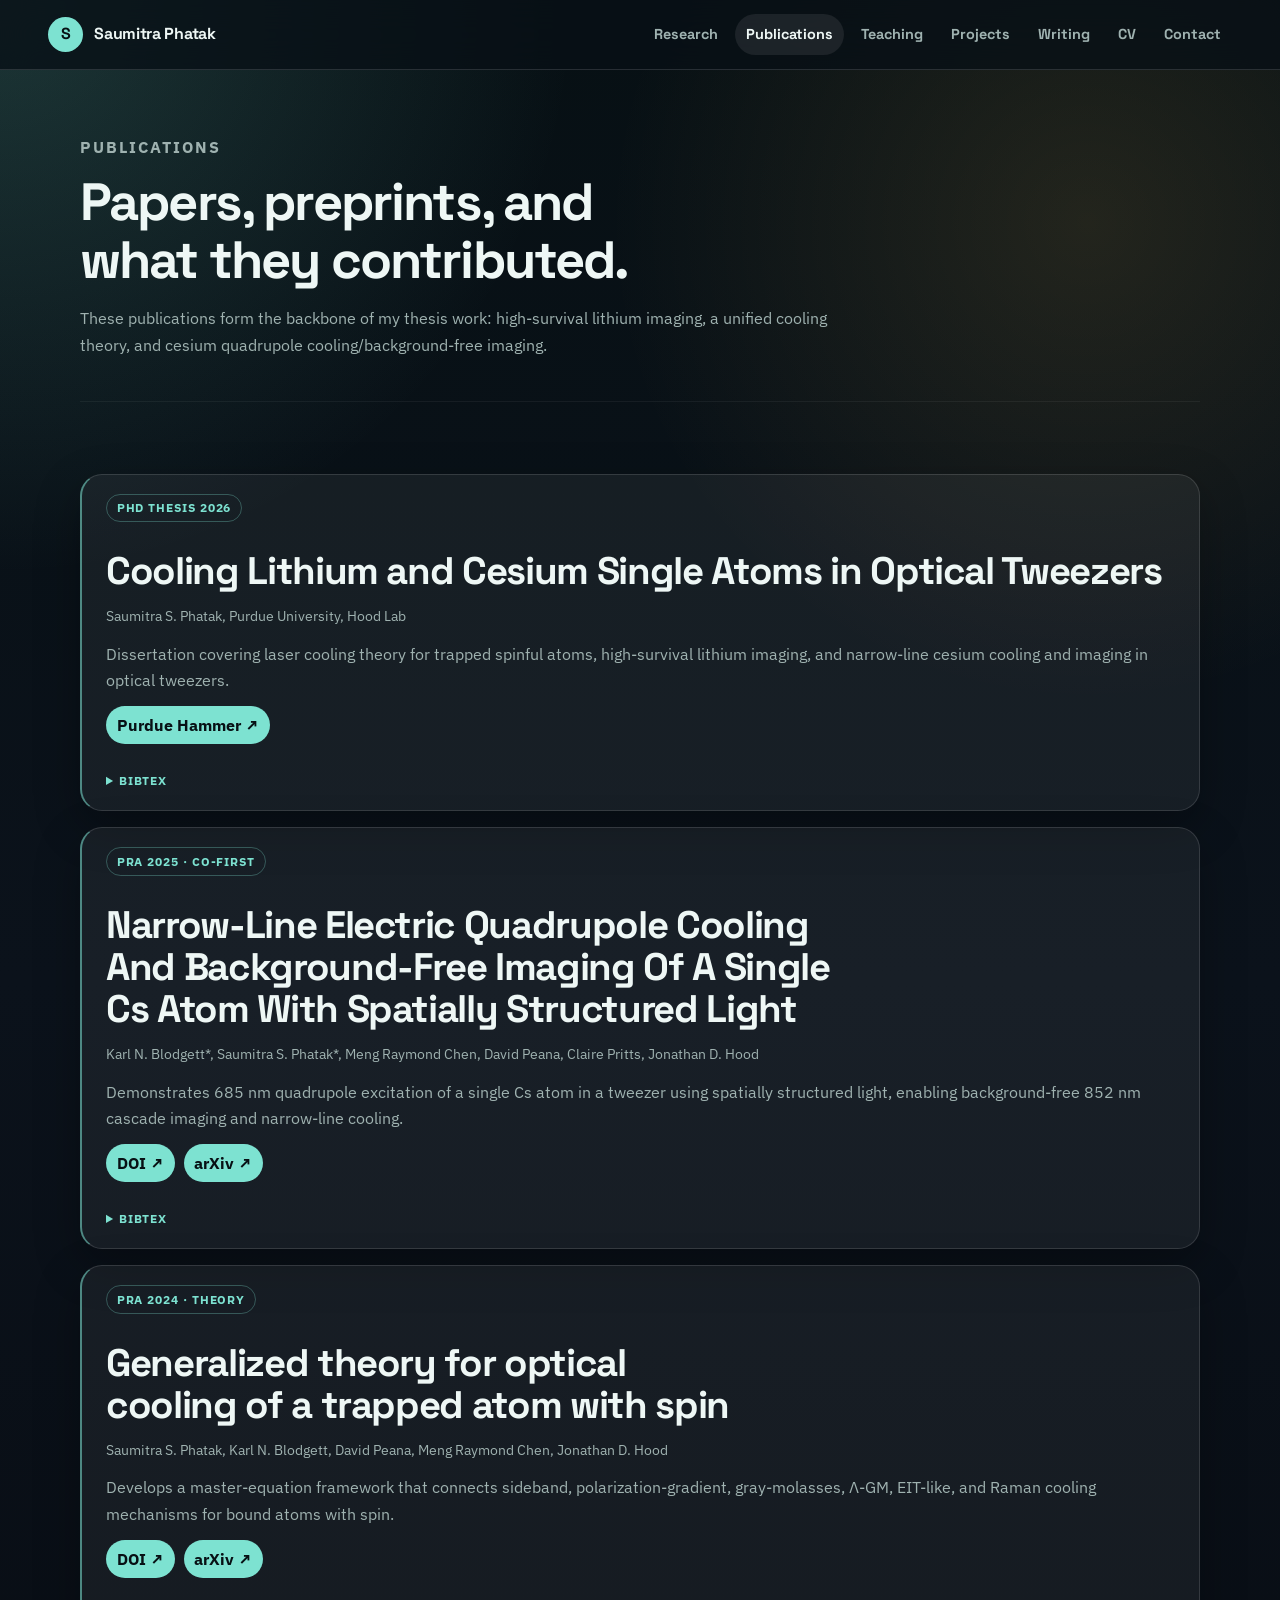
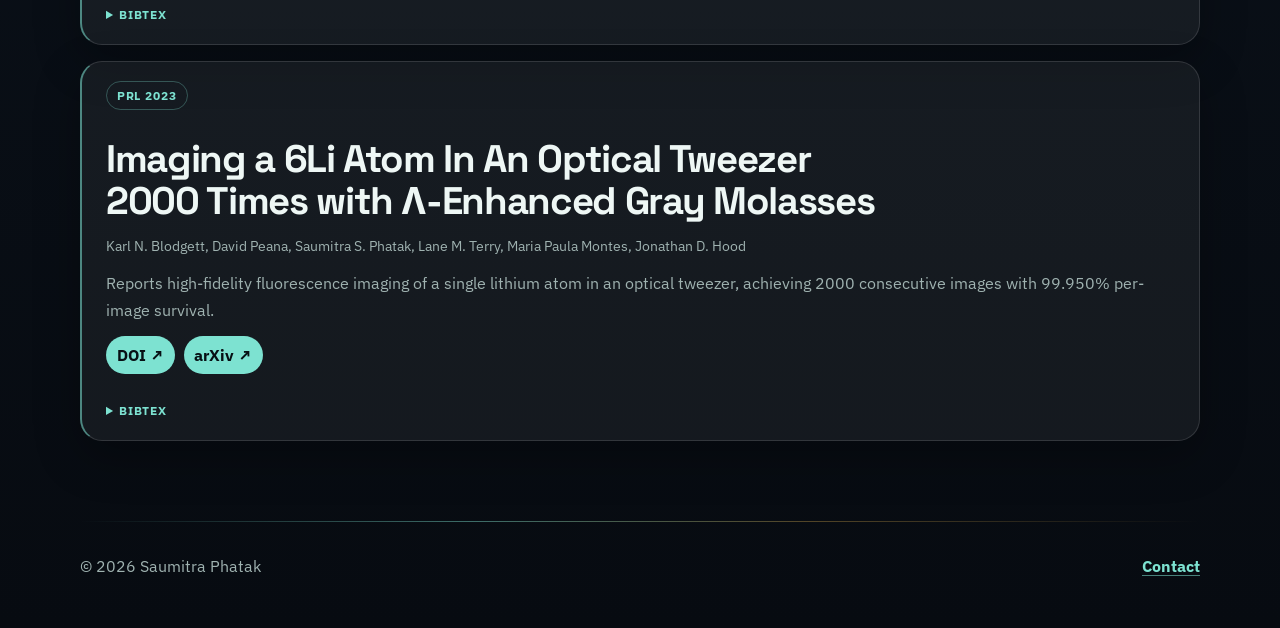
<file: publications.html>
<!DOCTYPE html><html lang="en"><head>
<meta charset="utf-8"><meta name="viewport" content="width=device-width, initial-scale=1">
<!-- Google tag (gtag.js) -->
<script async src="https://www.googletagmanager.com/gtag/js?id=G-5DGRCQ7X4Q"></script>
<script>
  window.dataLayer = window.dataLayer || [];
  function gtag(){dataLayer.push(arguments);}
  gtag('js', new Date());
  gtag('config', 'G-5DGRCQ7X4Q');
</script>
<title>Publications | Saumitra Phatak</title><meta name="description" content="Publications by Saumitra Phatak on lithium imaging, optical cooling theory, and cesium quadrupole cooling."><link rel="canonical" href="https://www.curious96.com/publications.html">
<meta property="og:title" content="Publications | Saumitra Phatak">
<meta property="og:description" content="Publications by Saumitra Phatak on lithium imaging, optical cooling theory, and cesium quadrupole cooling.">
<meta property="og:type" content="website">
<meta property="og:url" content="https://www.curious96.com/publications.html">
<meta property="og:image" content="https://www.curious96.com/assets/saumitra.jpg">
<meta name="twitter:card" content="summary_large_image">
<meta name="twitter:title" content="Publications | Saumitra Phatak">
<meta name="twitter:description" content="Publications by Saumitra Phatak on lithium imaging, optical cooling theory, and cesium quadrupole cooling.">
<meta name="twitter:image" content="https://www.curious96.com/assets/saumitra.jpg">
<link rel="icon" href="favicon.svg"><link rel="preconnect" href="https://fonts.googleapis.com"><link rel="preconnect" href="https://fonts.gstatic.com" crossorigin><link href="https://fonts.googleapis.com/css2?family=IBM+Plex+Sans:wght@400;500;600;700;800&family=Space+Grotesk:wght@500;600;700&display=swap" rel="stylesheet"><link rel="stylesheet" href="css/styles.css?v=20260908"><script type="application/ld+json">
{
  "@context": "https://schema.org",
  "@graph": [
    {
      "@type": "Thesis",
      "name": "Cooling Lithium and Cesium Single Atoms in Optical Tweezers",
      "author": { "@type": "Person", "name": "Saumitra S. Phatak" },
      "datePublished": "2026",
      "url": "https://hammer.purdue.edu/articles/thesis/_b_Cooling_Lithium_and_Cesium_Single_Atoms_in_Optical_Tweezers_b_/32867018?file=66390728",
      "publisher": { "@type": "CollegeOrUniversity", "name": "Purdue University" }
    },
    {
      "@type": "ScholarlyArticle",
      "name": "Narrow-line electric quadrupole cooling and background-free imaging of a single Cs atom with spatially structured light",
      "author": [
        { "@type": "Person", "name": "Karl N. Blodgett" },
        { "@type": "Person", "name": "Saumitra S. Phatak" },
        { "@type": "Person", "name": "Meng Raymond Chen" },
        { "@type": "Person", "name": "David Peana" },
        { "@type": "Person", "name": "Claire Pritts" },
        { "@type": "Person", "name": "Jonathan D. Hood" }
      ],
      "datePublished": "2025",
      "isPartOf": { "@type": "Periodical", "name": "Physical Review A" },
      "sameAs": "https://doi.org/10.1103/vr4g-h995",
      "url": "https://arxiv.org/abs/2505.10540"
    },
    {
      "@type": "ScholarlyArticle",
      "name": "Generalized theory for optical cooling of a trapped atom with spin",
      "author": [
        { "@type": "Person", "name": "Saumitra S. Phatak" },
        { "@type": "Person", "name": "Karl N. Blodgett" },
        { "@type": "Person", "name": "David Peana" },
        { "@type": "Person", "name": "Meng Raymond Chen" },
        { "@type": "Person", "name": "Jonathan D. Hood" }
      ],
      "datePublished": "2024",
      "isPartOf": { "@type": "Periodical", "name": "Physical Review A" },
      "sameAs": "https://doi.org/10.1103/PhysRevA.110.043116",
      "url": "https://arxiv.org/abs/2406.19153"
    },
    {
      "@type": "ScholarlyArticle",
      "name": "Imaging a 6Li Atom in an Optical Tweezer 2000 Times with Λ-Enhanced Gray Molasses",
      "author": [
        { "@type": "Person", "name": "Karl N. Blodgett" },
        { "@type": "Person", "name": "David Peana" },
        { "@type": "Person", "name": "Saumitra S. Phatak" },
        { "@type": "Person", "name": "Lane M. Terry" },
        { "@type": "Person", "name": "Maria Paula Montes" },
        { "@type": "Person", "name": "Jonathan D. Hood" }
      ],
      "datePublished": "2023",
      "isPartOf": { "@type": "Periodical", "name": "Physical Review Letters" },
      "sameAs": "https://doi.org/10.1103/PhysRevLett.131.083001",
      "url": "https://arxiv.org/abs/2305.02405"
    }
  ]
}
</script>
</head><body>
  <a class="skip-link" href="#main">Skip to content</a><header class="site-header"><a class="brand" href="index.html"><span class="brand-mark">S</span><span>Saumitra Phatak</span></a><button class="nav-toggle" aria-label="Toggle navigation" aria-expanded="false" aria-controls="site-nav">Menu</button><nav class="site-nav" id="site-nav" aria-label="Main navigation"><a href="research.html">Research</a><a href="publications.html">Publications</a><a href="teaching.html">Teaching</a><a href="projects.html">Projects</a><a href="writing.html">Writing</a><a href="cv.html">CV</a><a href="contact.html">Contact</a></nav></header><main id="main"><section class="page-hero"><p class="eyebrow">Publications</p><h1>Papers, preprints, and what they contributed.</h1><p>These publications form the backbone of my thesis work: high-survival lithium imaging, a unified cooling theory, and cesium quadrupole cooling/background-free imaging.</p></section><section class="section">
<article class="pub-card"><span class="tag">PhD Thesis 2026</span><h2>Cooling Lithium and Cesium Single Atoms in Optical Tweezers</h2><p class="meta-row">Saumitra S. Phatak, Purdue University, Hood Lab</p><p>Dissertation covering laser cooling theory for trapped spinful atoms, high-survival lithium imaging, and narrow-line cesium cooling and imaging in optical tweezers.</p><div class="pub-links"><a href="https://hammer.purdue.edu/articles/thesis/_b_Cooling_Lithium_and_Cesium_Single_Atoms_in_Optical_Tweezers_b_/32867018?file=66390728" target="_blank" rel="noopener">Purdue Hammer</a></div><details class="bibtex-details"><summary>BibTeX</summary><pre class="bibtex-block" id="bibtex-thesis">@phdthesis{phatak2026thesis,
  author = {Phatak, Saumitra S.},
  title  = {Cooling Lithium and Cesium Single Atoms in Optical Tweezers},
  school = {Purdue University},
  year   = {2026},
  url    = {https://hammer.purdue.edu/articles/thesis/_b_Cooling_Lithium_and_Cesium_Single_Atoms_in_Optical_Tweezers_b_/32867018}
}</pre><button class="bibtex-copy" type="button" data-target="bibtex-thesis">Copy BibTeX</button></details></article>
<article class="pub-card"><span class="tag">PRA 2025 · co-first</span><h2>Narrow-Line Electric Quadrupole Cooling And Background-Free Imaging Of A Single Cs Atom With Spatially Structured Light</h2><p class="meta-row">Karl N. Blodgett*, Saumitra S. Phatak*, Meng Raymond Chen, David Peana, Claire Pritts, Jonathan D. Hood</p><p>Demonstrates 685 nm quadrupole excitation of a single Cs atom in a tweezer using spatially structured light, enabling background-free 852 nm cascade imaging and narrow-line cooling.</p><div class="pub-links"><a href="https://doi.org/10.1103/vr4g-h995" target="_blank" rel="noopener">DOI</a><a href="https://arxiv.org/abs/2505.10540" target="_blank" rel="noopener">arXiv</a></div><details class="bibtex-details"><summary>BibTeX</summary><pre class="bibtex-block" id="bibtex-cs2025">@article{blodgett2025narrowline,
  author  = {Blodgett, Karl N. and Phatak, Saumitra S. and Chen, Meng Raymond and Peana, David and Pritts, Claire and Hood, Jonathan D.},
  title   = {Narrow-line electric quadrupole cooling and background-free imaging of a single {Cs} atom with spatially structured light},
  journal = {Physical Review A},
  volume  = {112},
  number  = {4},
  pages   = {043109},
  year    = {2025},
  doi     = {10.1103/vr4g-h995}
}</pre><button class="bibtex-copy" type="button" data-target="bibtex-cs2025">Copy BibTeX</button></details></article>
<article class="pub-card"><span class="tag">PRA 2024 · theory</span><h2>Generalized theory for optical cooling of a trapped atom with spin</h2><p class="meta-row">Saumitra S. Phatak, Karl N. Blodgett, David Peana, Meng Raymond Chen, Jonathan D. Hood</p><p>Develops a master-equation framework that connects sideband, polarization-gradient, gray-molasses, Λ-GM, EIT-like, and Raman cooling mechanisms for bound atoms with spin.</p><div class="pub-links"><a href="https://doi.org/10.1103/PhysRevA.110.043116" target="_blank" rel="noopener">DOI</a><a href="https://arxiv.org/abs/2406.19153" target="_blank" rel="noopener">arXiv</a></div><details class="bibtex-details"><summary>BibTeX</summary><pre class="bibtex-block" id="bibtex-theory2024">@article{phatak2024generalized,
  author  = {Phatak, Saumitra S. and Blodgett, Karl N. and Peana, David and Chen, Meng Raymond and Hood, Jonathan D.},
  title   = {Generalized theory for optical cooling of a trapped atom with spin},
  journal = {Physical Review A},
  volume  = {110},
  number  = {4},
  pages   = {043116},
  year    = {2024},
  doi     = {10.1103/PhysRevA.110.043116}
}</pre><button class="bibtex-copy" type="button" data-target="bibtex-theory2024">Copy BibTeX</button></details></article>
<article class="pub-card"><span class="tag">PRL 2023</span><h2>Imaging a 6Li Atom In An Optical Tweezer 2000 Times with Λ-Enhanced Gray Molasses</h2><p class="meta-row">Karl N. Blodgett, David Peana, Saumitra S. Phatak, Lane M. Terry, Maria Paula Montes, Jonathan D. Hood</p><p>Reports high-fidelity fluorescence imaging of a single lithium atom in an optical tweezer, achieving 2000 consecutive images with 99.950% per-image survival.</p><div class="pub-links"><a href="https://doi.org/10.1103/PhysRevLett.131.083001" target="_blank" rel="noopener">DOI</a><a href="https://arxiv.org/abs/2305.02405" target="_blank" rel="noopener">arXiv</a></div><details class="bibtex-details"><summary>BibTeX</summary><pre class="bibtex-block" id="bibtex-li2023">@article{blodgett2023imaging,
  author  = {Blodgett, Karl N. and Peana, David and Phatak, Saumitra S. and Terry, Lane M. and Montes, Maria Paula and Hood, Jonathan D.},
  title   = {Imaging a 6Li Atom in an Optical Tweezer 2000 Times with Λ-Enhanced Gray Molasses},
  journal = {Physical Review Letters},
  volume  = {131},
  number  = {8},
  pages   = {083001},
  year    = {2023},
  doi     = {10.1103/PhysRevLett.131.083001}
}</pre><button class="bibtex-copy" type="button" data-target="bibtex-li2023">Copy BibTeX</button></details></article>
</section></main><footer class="site-footer"><span>© <span data-year></span> Saumitra Phatak</span><span><a href="contact.html">Contact</a></span></footer><script src="js/main.js?v=20260908"></script></body></html>
</file>
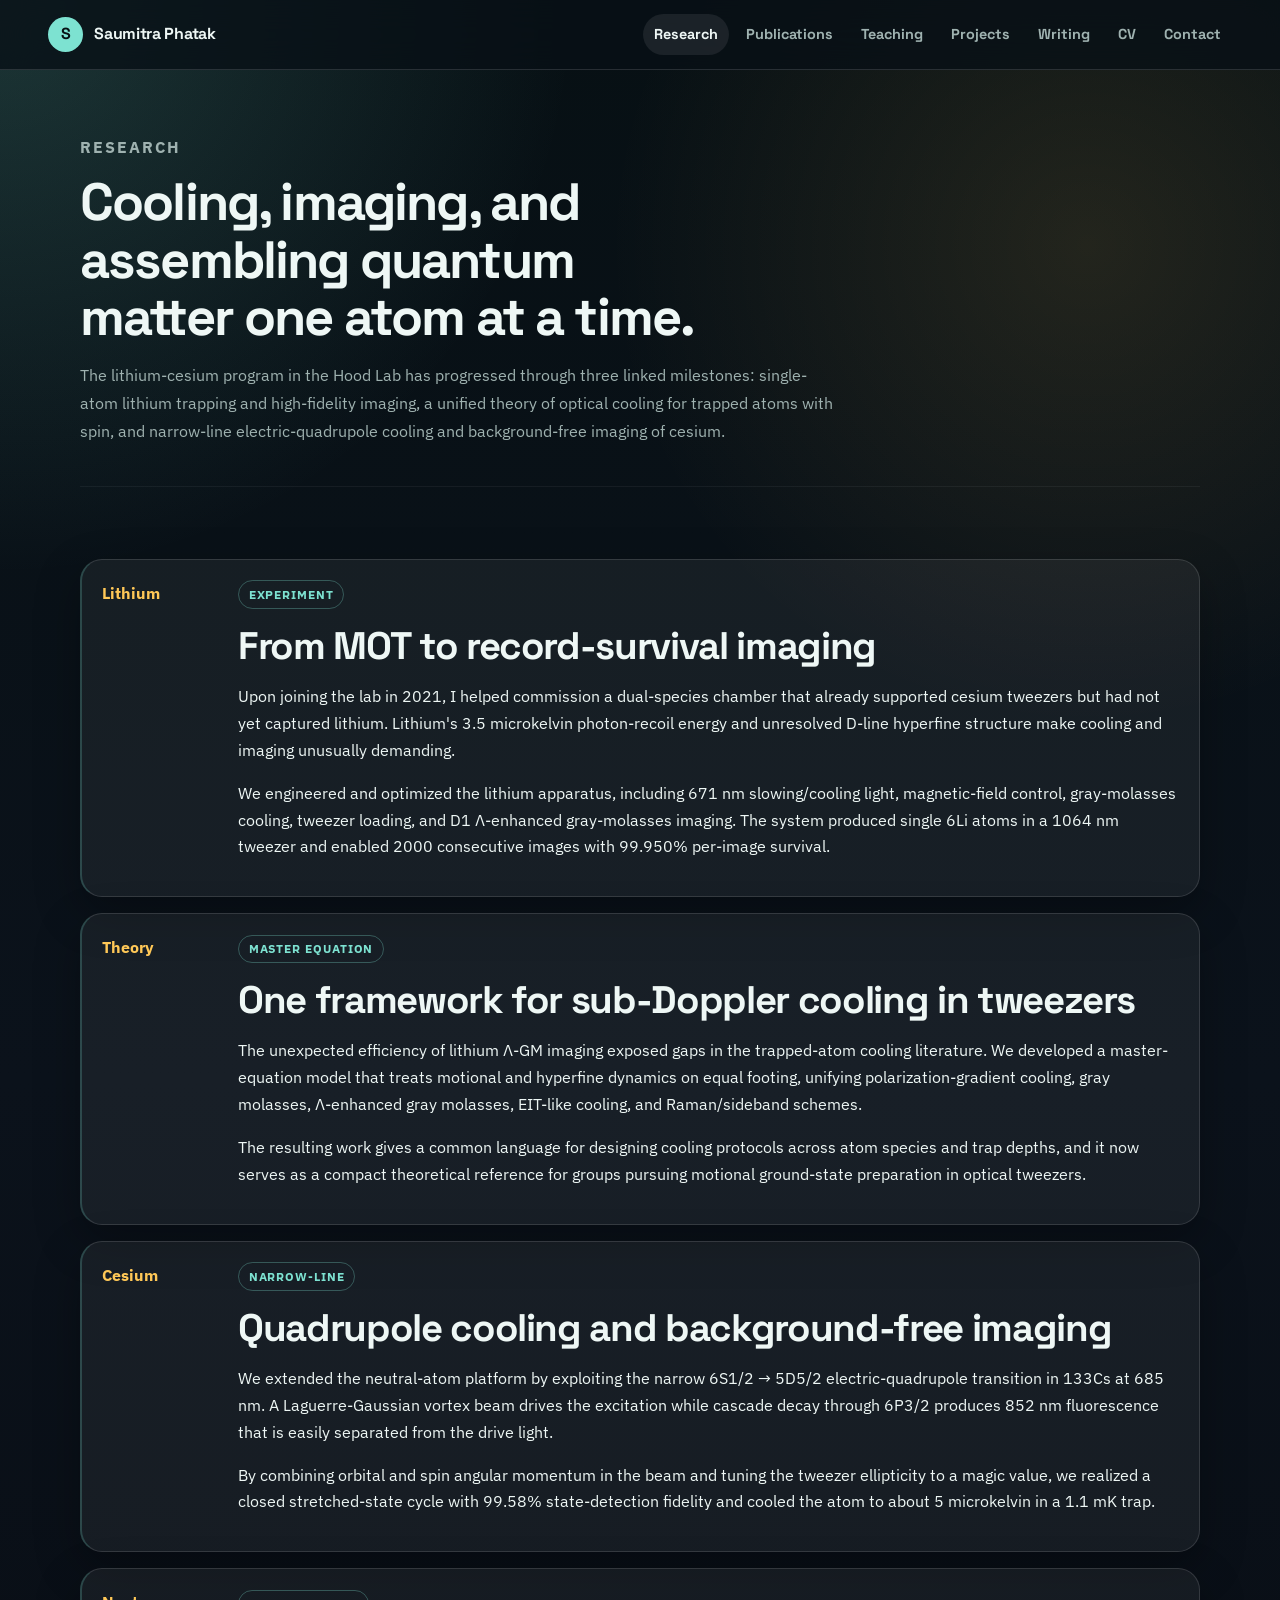
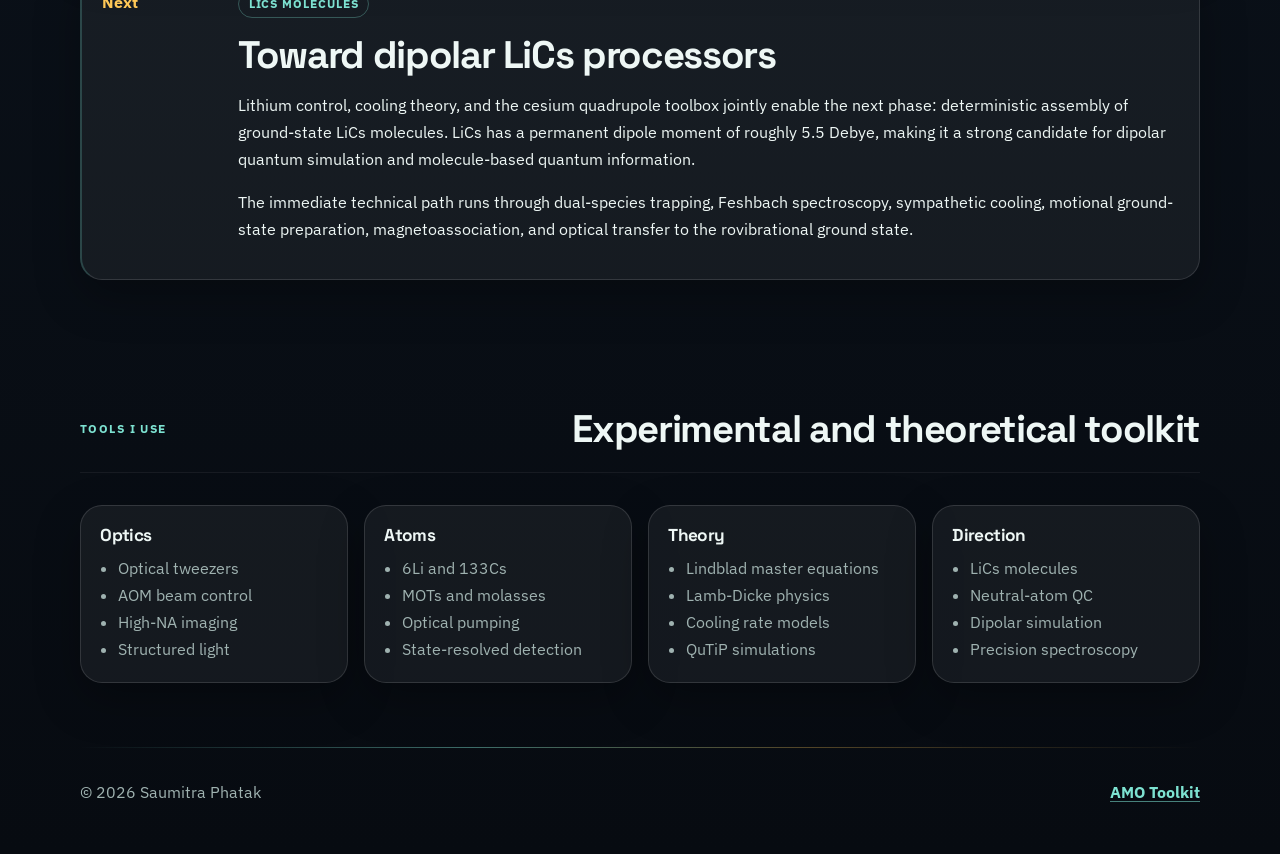
<file: research.html>
<!DOCTYPE html><html lang="en"><head>
<meta charset="utf-8"><meta name="viewport" content="width=device-width, initial-scale=1">
<!-- Google tag (gtag.js) -->
<script async src="https://www.googletagmanager.com/gtag/js?id=G-5DGRCQ7X4Q"></script>
<script>
  window.dataLayer = window.dataLayer || [];
  function gtag(){dataLayer.push(arguments);}
  gtag('js', new Date());
  gtag('config', 'G-5DGRCQ7X4Q');
</script>
<title>Research | Saumitra Phatak</title><meta name="description" content="Research by Saumitra Phatak on optical tweezers, lithium and cesium single atoms, laser cooling theory, and LiCs molecule assembly."><link rel="canonical" href="https://www.curious96.com/research.html">
<meta property="og:title" content="Research | Saumitra Phatak">
<meta property="og:description" content="Research by Saumitra Phatak on optical tweezers, lithium and cesium single atoms, laser cooling theory, and LiCs molecule assembly.">
<meta property="og:type" content="website">
<meta property="og:url" content="https://www.curious96.com/research.html">
<meta property="og:image" content="https://www.curious96.com/assets/saumitra.jpg">
<meta name="twitter:card" content="summary_large_image">
<meta name="twitter:title" content="Research | Saumitra Phatak">
<meta name="twitter:description" content="Research by Saumitra Phatak on optical tweezers, lithium and cesium single atoms, laser cooling theory, and LiCs molecule assembly.">
<meta name="twitter:image" content="https://www.curious96.com/assets/saumitra.jpg">
<link rel="icon" href="favicon.svg"><link rel="preconnect" href="https://fonts.googleapis.com"><link rel="preconnect" href="https://fonts.gstatic.com" crossorigin><link href="https://fonts.googleapis.com/css2?family=IBM+Plex+Sans:wght@400;500;600;700;800&family=Space+Grotesk:wght@500;600;700&display=swap" rel="stylesheet"><link rel="stylesheet" href="css/styles.css?v=20260908"></head><body>
  <a class="skip-link" href="#main">Skip to content</a>
<header class="site-header"><a class="brand" href="index.html"><span class="brand-mark">S</span><span>Saumitra Phatak</span></a><button class="nav-toggle" aria-label="Toggle navigation" aria-expanded="false" aria-controls="site-nav">Menu</button><nav class="site-nav" id="site-nav" aria-label="Main navigation"><a href="research.html">Research</a><a href="publications.html">Publications</a><a href="teaching.html">Teaching</a><a href="projects.html">Projects</a><a href="writing.html">Writing</a><a href="cv.html">CV</a><a href="contact.html">Contact</a></nav></header>
<main id="main"><section class="page-hero"><p class="eyebrow">Research</p><h1>Cooling, imaging, and assembling quantum matter one atom at a time.</h1><p>The lithium-cesium program in the Hood Lab has progressed through three linked milestones: single-atom lithium trapping and high-fidelity imaging, a unified theory of optical cooling for trapped atoms with spin, and narrow-line electric-quadrupole cooling and background-free imaging of cesium.</p></section>
<section class="section timeline">
<article class="timeline-item" id="lithium"><div class="timeline-year">Lithium</div><div><span class="tag">experiment</span><h2>From MOT to record-survival imaging</h2><p>Upon joining the lab in 2021, I helped commission a dual-species chamber that already supported cesium tweezers but had not yet captured lithium. Lithium's 3.5 microkelvin photon-recoil energy and unresolved D-line hyperfine structure make cooling and imaging unusually demanding.</p><p>We engineered and optimized the lithium apparatus, including 671 nm slowing/cooling light, magnetic-field control, gray-molasses cooling, tweezer loading, and D1 Λ-enhanced gray-molasses imaging. The system produced single 6Li atoms in a 1064 nm tweezer and enabled 2000 consecutive images with 99.950% per-image survival.</p></div></article>
<article class="timeline-item" id="theory"><div class="timeline-year">Theory</div><div><span class="tag">master equation</span><h2>One framework for sub-Doppler cooling in tweezers</h2><p>The unexpected efficiency of lithium Λ-GM imaging exposed gaps in the trapped-atom cooling literature. We developed a master-equation model that treats motional and hyperfine dynamics on equal footing, unifying polarization-gradient cooling, gray molasses, Λ-enhanced gray molasses, EIT-like cooling, and Raman/sideband schemes.</p><p>The resulting work gives a common language for designing cooling protocols across atom species and trap depths, and it now serves as a compact theoretical reference for groups pursuing motional ground-state preparation in optical tweezers.</p></div></article>
<article class="timeline-item" id="cesium"><div class="timeline-year">Cesium</div><div><span class="tag">narrow-line</span><h2>Quadrupole cooling and background-free imaging</h2><p>We extended the neutral-atom platform by exploiting the narrow 6S1/2 → 5D5/2 electric-quadrupole transition in 133Cs at 685 nm. A Laguerre-Gaussian vortex beam drives the excitation while cascade decay through 6P3/2 produces 852 nm fluorescence that is easily separated from the drive light.</p><p>By combining orbital and spin angular momentum in the beam and tuning the tweezer ellipticity to a magic value, we realized a closed stretched-state cycle with 99.58% state-detection fidelity and cooled the atom to about 5 microkelvin in a 1.1 mK trap.</p></div></article>
<article class="timeline-item" id="lics"><div class="timeline-year">Next</div><div><span class="tag">LiCs molecules</span><h2>Toward dipolar LiCs processors</h2><p>Lithium control, cooling theory, and the cesium quadrupole toolbox jointly enable the next phase: deterministic assembly of ground-state LiCs molecules. LiCs has a permanent dipole moment of roughly 5.5 Debye, making it a strong candidate for dipolar quantum simulation and molecule-based quantum information.</p><p>The immediate technical path runs through dual-species trapping, Feshbach spectroscopy, sympathetic cooling, motional ground-state preparation, magnetoassociation, and optical transfer to the rovibrational ground state.</p></div></article>
</section>
<section class="section"><div class="section-head"><p class="eyebrow">Tools I use</p><h2>Experimental and theoretical toolkit</h2></div><div class="skill-grid"><div class="cv-block"><h3>Optics</h3><ul><li>Optical tweezers</li><li>AOM beam control</li><li>High-NA imaging</li><li>Structured light</li></ul></div><div class="cv-block"><h3>Atoms</h3><ul><li>6Li and 133Cs</li><li>MOTs and molasses</li><li>Optical pumping</li><li>State-resolved detection</li></ul></div><div class="cv-block"><h3>Theory</h3><ul><li>Lindblad master equations</li><li>Lamb-Dicke physics</li><li>Cooling rate models</li><li>QuTiP simulations</li></ul></div><div class="cv-block"><h3>Direction</h3><ul><li>LiCs molecules</li><li>Neutral-atom QC</li><li>Dipolar simulation</li><li>Precision spectroscopy</li></ul></div></div></section>
</main><footer class="site-footer"><span>© <span data-year></span> Saumitra Phatak</span><span><a href="https://amotoolkit.com" target="_blank" rel="noopener">AMO Toolkit</a></span></footer><script src="js/main.js?v=20260908"></script></body></html>
</file>
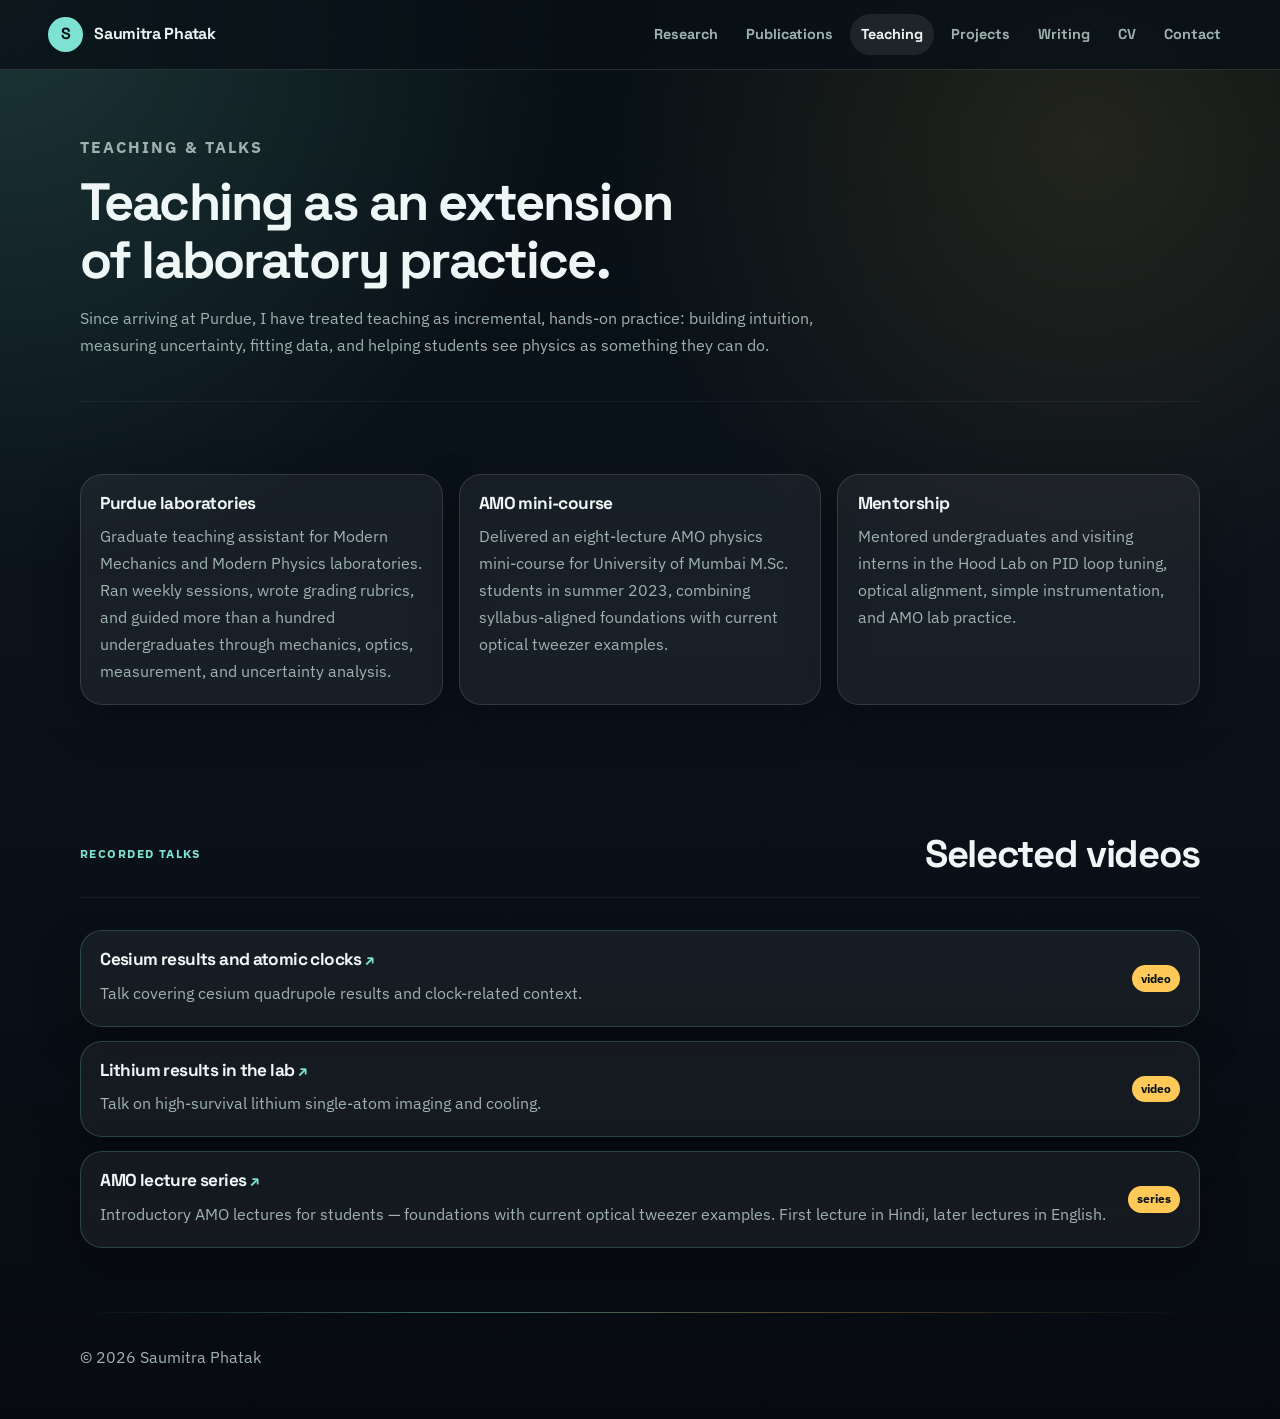
<file: teaching.html>
<!DOCTYPE html><html lang="en"><head>
<meta charset="utf-8"><meta name="viewport" content="width=device-width, initial-scale=1">
<!-- Google tag (gtag.js) -->
<script async src="https://www.googletagmanager.com/gtag/js?id=G-5DGRCQ7X4Q"></script>
<script>
  window.dataLayer = window.dataLayer || [];
  function gtag(){dataLayer.push(arguments);}
  gtag('js', new Date());
  gtag('config', 'G-5DGRCQ7X4Q');
</script>
<title>Teaching & Talks | Saumitra Phatak</title><meta name="description" content="Teaching, mentorship, AMO lecture series, and talks by Saumitra Phatak."><link rel="canonical" href="https://www.curious96.com/teaching.html">
<meta property="og:title" content="Teaching & Talks | Saumitra Phatak">
<meta property="og:description" content="Teaching, mentorship, AMO lecture series, and talks by Saumitra Phatak.">
<meta property="og:type" content="website">
<meta property="og:url" content="https://www.curious96.com/teaching.html">
<meta property="og:image" content="https://www.curious96.com/assets/saumitra.jpg">
<meta name="twitter:card" content="summary_large_image">
<meta name="twitter:title" content="Teaching & Talks | Saumitra Phatak">
<meta name="twitter:description" content="Teaching, mentorship, AMO lecture series, and talks by Saumitra Phatak.">
<meta name="twitter:image" content="https://www.curious96.com/assets/saumitra.jpg">
<link rel="icon" href="favicon.svg"><link rel="preconnect" href="https://fonts.googleapis.com"><link rel="preconnect" href="https://fonts.gstatic.com" crossorigin><link href="https://fonts.googleapis.com/css2?family=IBM+Plex+Sans:wght@400;500;600;700;800&family=Space+Grotesk:wght@500;600;700&display=swap" rel="stylesheet"><link rel="stylesheet" href="css/styles.css?v=20260908"></head><body>
  <a class="skip-link" href="#main">Skip to content</a><header class="site-header"><a class="brand" href="index.html"><span class="brand-mark">S</span><span>Saumitra Phatak</span></a><button class="nav-toggle" aria-label="Toggle navigation" aria-expanded="false" aria-controls="site-nav">Menu</button><nav class="site-nav" id="site-nav" aria-label="Main navigation"><a href="research.html">Research</a><a href="publications.html">Publications</a><a href="teaching.html">Teaching</a><a href="projects.html">Projects</a><a href="writing.html">Writing</a><a href="cv.html">CV</a><a href="contact.html">Contact</a></nav></header><main id="main"><section class="page-hero"><p class="eyebrow">Teaching & talks</p><h1>Teaching as an extension of laboratory practice.</h1><p>Since arriving at Purdue, I have treated teaching as incremental, hands-on practice: building intuition, measuring uncertainty, fitting data, and helping students see physics as something they can do.</p></section><section class="section card-grid three"><article class="info-card"><h3>Purdue laboratories</h3><p>Graduate teaching assistant for Modern Mechanics and Modern Physics laboratories. Ran weekly sessions, wrote grading rubrics, and guided more than a hundred undergraduates through mechanics, optics, measurement, and uncertainty analysis.</p></article><article class="info-card"><h3>AMO mini-course</h3><p>Delivered an eight-lecture AMO physics mini-course for University of Mumbai M.Sc. students in summer 2023, combining syllabus-aligned foundations with current optical tweezer examples.</p></article><article class="info-card"><h3>Mentorship</h3><p>Mentored undergraduates and visiting interns in the Hood Lab on PID loop tuning, optical alignment, simple instrumentation, and AMO lab practice.</p></article></section><section class="section"><div class="section-head"><p class="eyebrow">Recorded talks</p><h2>Selected videos</h2></div><div class="writing-list"><a class="writing-card" href="https://www.youtube.com/watch?v=xGwd_TUaHRE&t=346s" target="_blank" rel="noopener"><div><h3>Cesium results and atomic clocks</h3><p>Talk covering cesium quadrupole results and clock-related context.</p></div><span class="lang-pill">video</span></a><a class="writing-card" href="https://www.youtube.com/watch?v=P1ktqTUEkSI" target="_blank" rel="noopener"><div><h3>Lithium results in the lab</h3><p>Talk on high-survival lithium single-atom imaging and cooling.</p></div><span class="lang-pill">video</span></a><a class="writing-card" href="https://www.youtube.com/watch?v=h3b_7vSZtys&list=PL14BuHy9Ux_cZt96-FI-9Zq2ehR74_zpe&index=7" target="_blank" rel="noopener"><div><h3>AMO lecture series</h3><p>Introductory AMO lectures for students — foundations with current optical tweezer examples. First lecture in Hindi, later lectures in English.</p></div><span class="lang-pill">series</span></a></div></section></main><footer class="site-footer"><span>© <span data-year></span> Saumitra Phatak</span></footer><script src="js/main.js?v=20260908"></script></body></html>
</file>
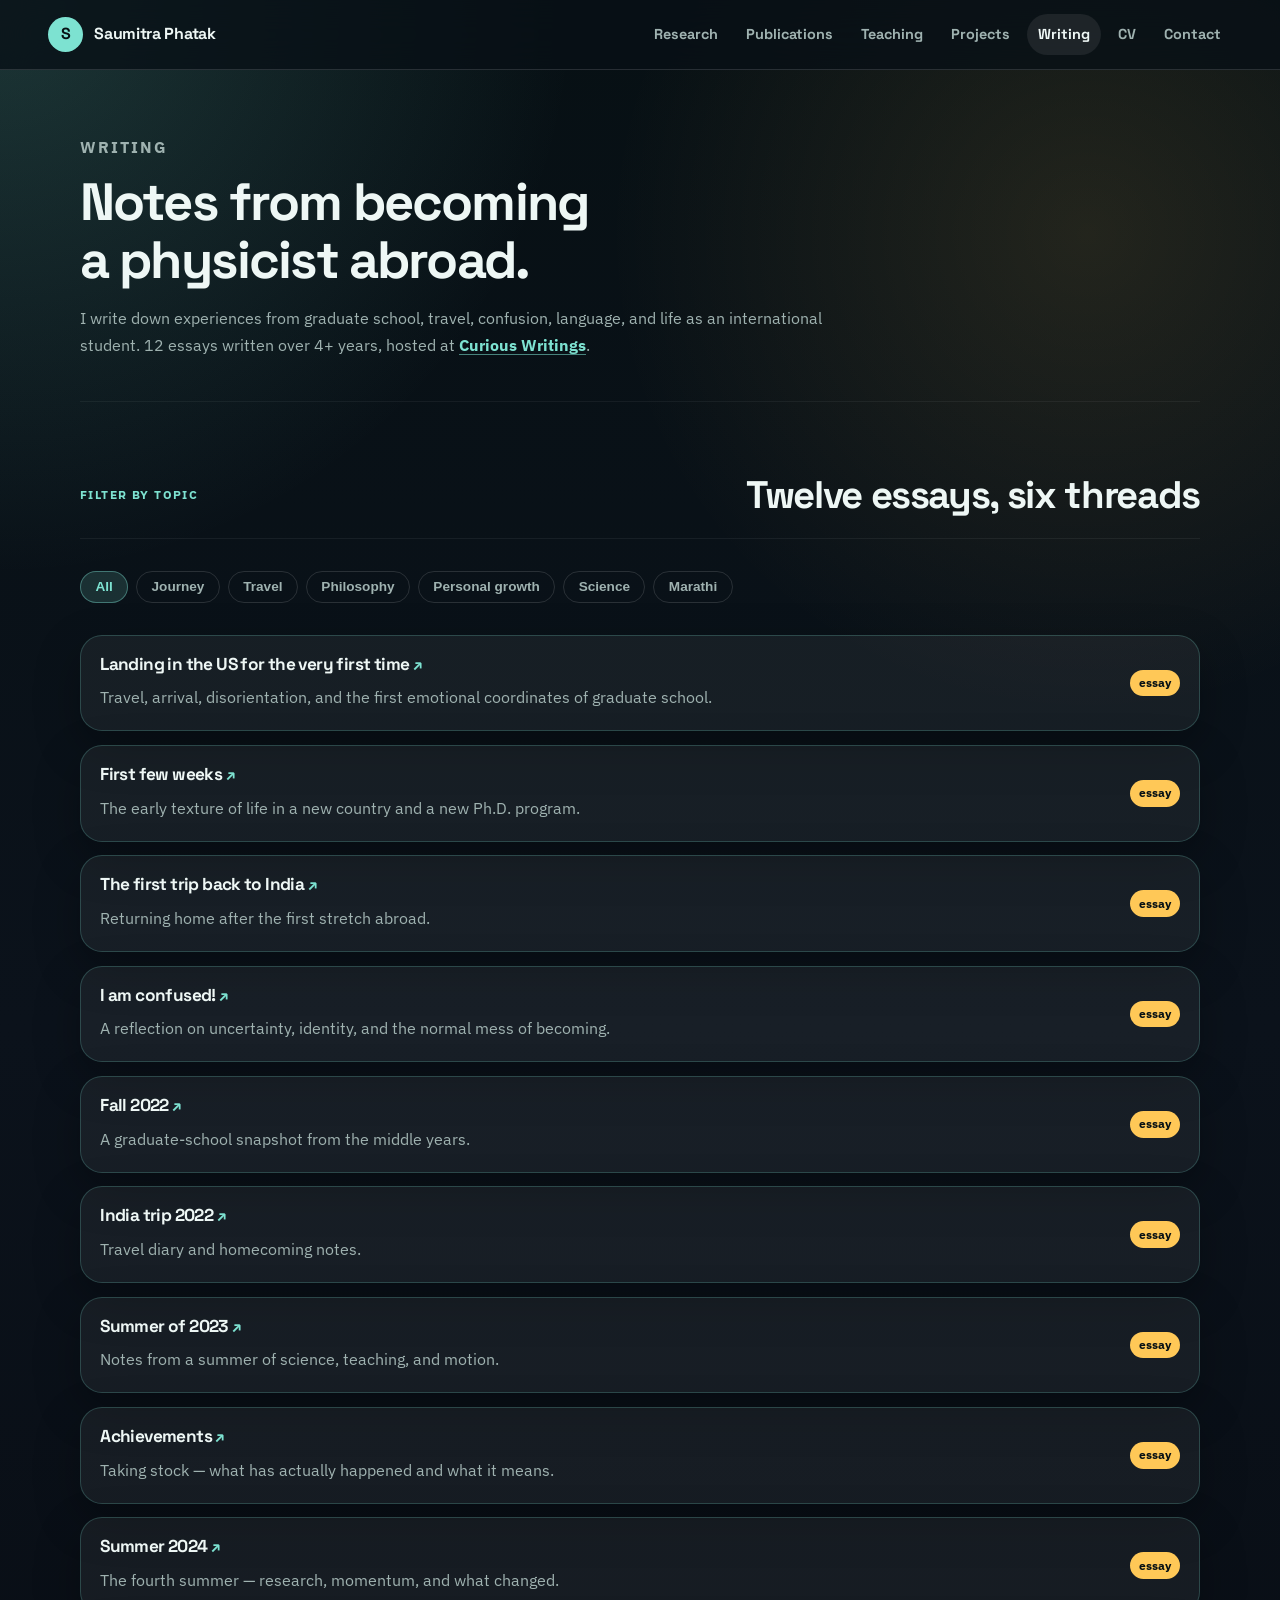
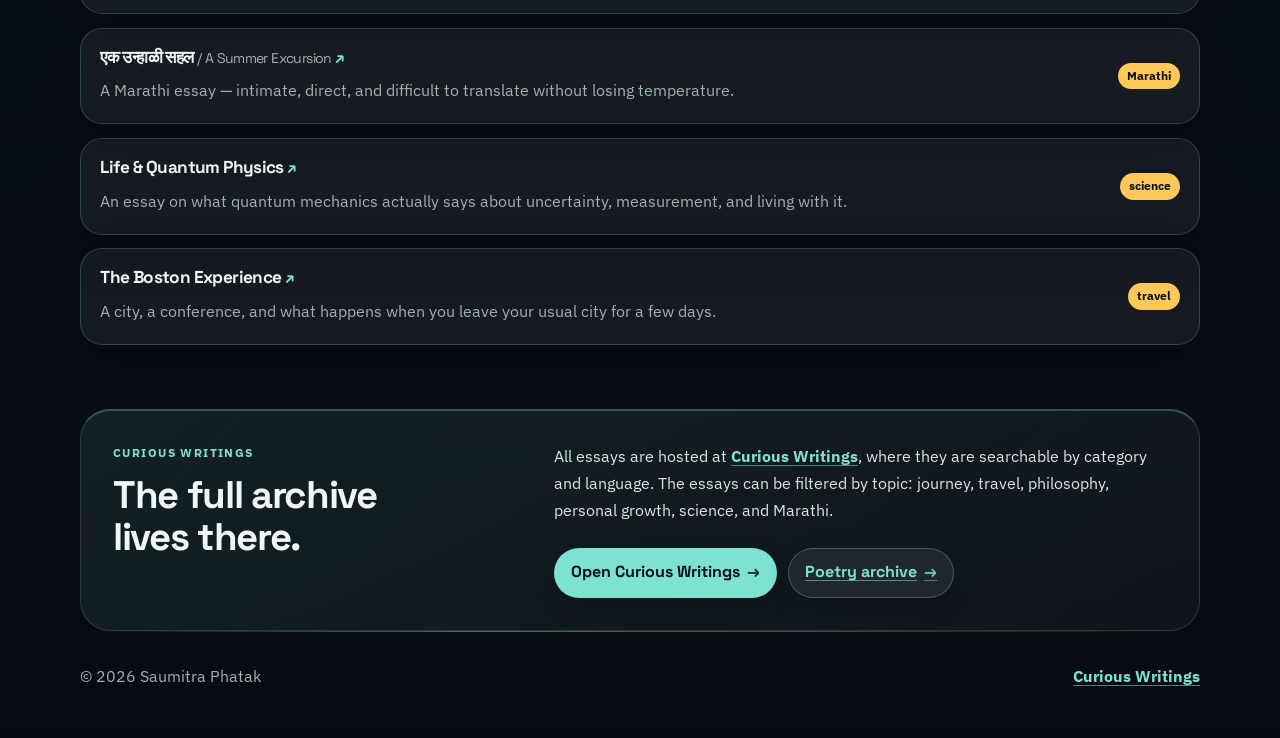
<file: writing.html>
<!DOCTYPE html><html lang="en"><head>
<meta charset="utf-8"><meta name="viewport" content="width=device-width, initial-scale=1">
<!-- Google tag (gtag.js) -->
<script async src="https://www.googletagmanager.com/gtag/js?id=G-5DGRCQ7X4Q"></script>
<script>
  window.dataLayer = window.dataLayer || [];
  function gtag(){dataLayer.push(arguments);}
  gtag('js', new Date());
  gtag('config', 'G-5DGRCQ7X4Q');
</script>
<title>Writing | Saumitra Phatak</title><meta name="description" content="Personal essays by Saumitra Phatak on moving to the United States, graduate school, travel, language, and physics."><link rel="canonical" href="https://www.curious96.com/writing.html">
<meta property="og:title" content="Writing | Saumitra Phatak">
<meta property="og:description" content="Personal essays by Saumitra Phatak on moving to the United States, graduate school, travel, language, and physics.">
<meta property="og:type" content="website">
<meta property="og:url" content="https://www.curious96.com/writing.html">
<meta property="og:image" content="https://www.curious96.com/assets/saumitra.jpg">
<meta name="twitter:card" content="summary_large_image">
<meta name="twitter:title" content="Writing | Saumitra Phatak">
<meta name="twitter:description" content="Personal essays by Saumitra Phatak on moving to the United States, graduate school, travel, language, and physics.">
<meta name="twitter:image" content="https://www.curious96.com/assets/saumitra.jpg">
<link rel="icon" href="favicon.svg"><link rel="preconnect" href="https://fonts.googleapis.com"><link rel="preconnect" href="https://fonts.gstatic.com" crossorigin><link href="https://fonts.googleapis.com/css2?family=IBM+Plex+Sans:wght@400;500;600;700;800&family=Space+Grotesk:wght@500;600;700&display=swap" rel="stylesheet"><link rel="stylesheet" href="css/styles.css?v=20260908"></head><body>
  <a class="skip-link" href="#main">Skip to content</a>
<header class="site-header"><a class="brand" href="index.html"><span class="brand-mark">S</span><span>Saumitra Phatak</span></a><button class="nav-toggle" aria-label="Toggle navigation" aria-expanded="false" aria-controls="site-nav">Menu</button><nav class="site-nav" id="site-nav" aria-label="Main navigation"><a href="research.html">Research</a><a href="publications.html">Publications</a><a href="teaching.html">Teaching</a><a href="projects.html">Projects</a><a href="writing.html">Writing</a><a href="cv.html">CV</a><a href="contact.html">Contact</a></nav></header>
<main id="main">
<section class="page-hero section">
  <p class="eyebrow">Writing</p>
  <h1>Notes from becoming a physicist abroad.</h1>
  <p class="lead">I write down experiences from graduate school, travel, confusion, language, and life as an international student. 12 essays written over 4+ years, hosted at <a href="https://saumitraphatak.github.io/curious-writings/" target="_blank" rel="noopener">Curious Writings</a>.</p>
</section>

<section class="section reveal">
  <div class="section-head">
    <p class="eyebrow">Filter by topic</p>
    <h2>Twelve essays, six threads</h2>
  </div>
  <div class="filter-row">
    <button class="filter-btn active" data-topic="">All</button>
    <button class="filter-btn" data-topic="journey">Journey</button>
    <button class="filter-btn" data-topic="travel">Travel</button>
    <button class="filter-btn" data-topic="philosophy">Philosophy</button>
    <button class="filter-btn" data-topic="personal-growth">Personal growth</button>
    <button class="filter-btn" data-topic="science">Science</button>
    <button class="filter-btn" data-topic="marathi">Marathi</button>
  </div>
  <div class="writing-list">
  <a class="writing-card" data-topic="journey" href="https://saumitraphatak.github.io/curious-writings/articles/01-india-usa-travel.html" target="_blank" rel="noopener">
    <div><h3>Landing in the US for the very first time</h3><p>Travel, arrival, disorientation, and the first emotional coordinates of graduate school.</p></div>
    <span class="lang-pill">essay</span>
  </a>
  <a class="writing-card" data-topic="journey" href="https://saumitraphatak.github.io/curious-writings/articles/02-usa-two-weeks.html" target="_blank" rel="noopener">
    <div><h3>First few weeks</h3><p>The early texture of life in a new country and a new Ph.D. program.</p></div>
    <span class="lang-pill">essay</span>
  </a>
  <a class="writing-card" data-topic="travel" href="https://saumitraphatak.github.io/curious-writings/articles/03-trip-back-home.html" target="_blank" rel="noopener">
    <div><h3>The first trip back to India</h3><p>Returning home after the first stretch abroad.</p></div>
    <span class="lang-pill">essay</span>
  </a>
  <a class="writing-card" data-topic="philosophy" href="https://saumitraphatak.github.io/curious-writings/articles/04-im-confused.html" target="_blank" rel="noopener">
    <div><h3>I am confused!</h3><p>A reflection on uncertainty, identity, and the normal mess of becoming.</p></div>
    <span class="lang-pill">essay</span>
  </a>
  <a class="writing-card" data-topic="journey" href="https://saumitraphatak.github.io/curious-writings/articles/05-fall-2022.html" target="_blank" rel="noopener">
    <div><h3>Fall 2022</h3><p>A graduate-school snapshot from the middle years.</p></div>
    <span class="lang-pill">essay</span>
  </a>
  <a class="writing-card" data-topic="travel" href="https://saumitraphatak.github.io/curious-writings/articles/06-india-trip-2022.html" target="_blank" rel="noopener">
    <div><h3>India trip 2022</h3><p>Travel diary and homecoming notes.</p></div>
    <span class="lang-pill">essay</span>
  </a>
  <a class="writing-card" data-topic="journey" href="https://saumitraphatak.github.io/curious-writings/articles/07-summer-2023.html" target="_blank" rel="noopener">
    <div><h3>Summer of 2023</h3><p>Notes from a summer of science, teaching, and motion.</p></div>
    <span class="lang-pill">essay</span>
  </a>
  <a class="writing-card" data-topic="personal-growth" href="https://saumitraphatak.github.io/curious-writings/articles/08-achievements.html" target="_blank" rel="noopener">
    <div><h3>Achievements</h3><p>Taking stock — what has actually happened and what it means.</p></div>
    <span class="lang-pill">essay</span>
  </a>
  <a class="writing-card" data-topic="journey" href="https://saumitraphatak.github.io/curious-writings/articles/09-summer-2024.html" target="_blank" rel="noopener">
    <div><h3>Summer 2024</h3><p>The fourth summer — research, momentum, and what changed.</p></div>
    <span class="lang-pill">essay</span>
  </a>
  <a class="writing-card" data-topic="marathi" lang="mr" href="https://saumitraphatak.github.io/curious-writings/articles/10-ek-unhali-sahal.html" target="_blank" rel="noopener">
    <div><h3>एक उन्हाळी सहल <span class="title-translation essay-translation">/ A Summer Excursion</span></h3><p>A Marathi essay — intimate, direct, and difficult to translate without losing temperature.</p></div>
    <span class="lang-pill">Marathi</span>
  </a>
  <a class="writing-card" data-topic="science" href="https://saumitraphatak.github.io/curious-writings/articles/11-life-quantum-physics.html" target="_blank" rel="noopener">
    <div><h3>Life &amp; Quantum Physics</h3><p>An essay on what quantum mechanics actually says about uncertainty, measurement, and living with it.</p></div>
    <span class="lang-pill">science</span>
  </a>
  <a class="writing-card" data-topic="travel" href="https://saumitraphatak.github.io/curious-writings/articles/12-boston-experience.html" target="_blank" rel="noopener">
    <div><h3>The Boston Experience</h3><p>A city, a conference, and what happens when you leave your usual city for a few days.</p></div>
    <span class="lang-pill">travel</span>
  </a>
  </div>
</section>

<section class="section split-panel reveal">
  <div>
    <p class="eyebrow">Curious Writings</p>
    <h2>The full archive lives there.</h2>
  </div>
  <div class="prose">
    <p>All essays are hosted at <a href="https://saumitraphatak.github.io/curious-writings/" target="_blank" rel="noopener">Curious Writings</a>, where they are searchable by category and language. The essays can be filtered by topic: journey, travel, philosophy, personal growth, science, and Marathi.</p>
    <div class="hero-actions action-row">
      <a class="button primary" href="https://saumitraphatak.github.io/curious-writings/" target="_blank" rel="noopener">Open Curious Writings</a>
      <a class="button" href="poetry.html">Poetry archive</a>
    </div>
  </div>
</section>
</main>
<footer class="site-footer"><span>© <span data-year></span> Saumitra Phatak</span><span><a href="https://saumitraphatak.github.io/curious-writings/" target="_blank" rel="noopener">Curious Writings</a></span></footer>
<script src="js/main.js?v=20260908"></script>
</body></html>
</file>
<file: css/styles.css>
:root {
  --bg: #081016;
  --bg-soft: #101c24;
  --card: rgba(255,255,255,.055);
  --card-strong: rgba(255,255,255,.09);
  --line: rgba(255,255,255,.13);
  --text: #eef7f5;
  --muted: #9fb2b0;
  --accent: #7de2d1;
  --accent-2: #ffc857;
  --accent-3: #ff7a59;
  --shadow: 0 16px 46px rgba(0,0,0,.28);
  --radius: 22px;
  --max: 1120px;
}
* { box-sizing: border-box; }
html { scroll-behavior: smooth; }
body {
  margin: 0;
  color: var(--text);
  background:
    radial-gradient(circle at top left, rgba(125,226,209,.18), transparent 36rem),
    radial-gradient(circle at 85% 10%, rgba(255,200,87,.11), transparent 30rem),
    linear-gradient(180deg, #071014, #0b121b 44%, #070b11);
  font: 16px/1.68 "IBM Plex Sans", ui-sans-serif, system-ui, -apple-system, BlinkMacSystemFont, "Segoe UI", sans-serif;
}
a { color: inherit; text-underline-offset: .18em; }
a:focus-visible, button:focus-visible { outline: 2px solid var(--accent); outline-offset: 4px; }
img { max-width: 100%; }
.site-header {
  position: sticky;
  top: 0;
  z-index: 20;
  display: flex;
  align-items: center;
  justify-content: space-between;
  gap: 1rem;
  padding: .9rem clamp(1rem, 4vw, 3rem);
  border-bottom: 1px solid var(--line);
  background: rgba(8,16,22,.78);
  backdrop-filter: blur(18px);
}
.brand { display: inline-flex; align-items: center; gap: .7rem; text-decoration: none; font-family: "Space Grotesk", "IBM Plex Sans", sans-serif; font-weight: 800; letter-spacing: -.02em; }
.brand-mark { display: grid; place-items: center; width: 2.2rem; height: 2.2rem; border-radius: 50%; color: #071014; background: var(--accent); }
.site-nav { display: flex; align-items: center; gap: .35rem; }
.site-nav a { padding: .5rem .7rem; border-radius: 999px; color: var(--muted); text-decoration: none; font-family: "Space Grotesk", "IBM Plex Sans", sans-serif; font-size: .9rem; font-weight: 700; }
.site-nav a:hover, .site-nav a.active { color: var(--text); background: rgba(255,255,255,.08); }
.nav-toggle { display: none; color: var(--text); border: 1px solid var(--line); background: transparent; border-radius: 999px; padding: .45rem .75rem; }
main, .site-footer { width: min(var(--max), calc(100% - 2rem)); margin: 0 auto; }
.section { padding: clamp(2.35rem, 5vw, 4.25rem) 0; }
.section-grid { display: grid; grid-template-columns: minmax(0, 1.02fr) minmax(300px, .82fr); gap: clamp(1.8rem, 4vw, 3.4rem); align-items: center; }
.hero { min-height: auto; padding-top: clamp(2.7rem, 5vw, 4rem); }
.eyebrow { margin: 0 0 .7rem; color: var(--accent); font-weight: 900; text-transform: uppercase; letter-spacing: .12em; font-size: .74rem; }
h1, h2, h3 { font-family: "Space Grotesk", "IBM Plex Sans", sans-serif; line-height: 1.1; letter-spacing: -.035em; text-wrap: balance; }
h1 { margin: 0; font-size: clamp(2.35rem, 4.3vw, 3.95rem); max-width: 760px; }
h2 { margin: 0; font-size: clamp(1.65rem, 3vw, 2.65rem); }
h3 { margin: 0 0 .65rem; font-size: 1.08rem; }
.lead { max-width: 690px; color: #d7e7e4; font-size: clamp(1rem, 1.15vw, 1.08rem); }
.hero-actions { display: flex; flex-wrap: wrap; gap: .7rem; margin-top: 1.6rem; }
.button { display: inline-flex; align-items: center; justify-content: center; gap: .45rem; min-height: 2.7rem; padding: .68rem 1rem; border: 1px solid rgba(125,226,209,.3); border-radius: 999px; text-decoration: none; font-family: "Space Grotesk", "IBM Plex Sans", sans-serif; font-weight: 900; color: var(--text); background: rgba(255,255,255,.065); box-shadow: 0 8px 24px rgba(0,0,0,.18); transition: transform .16s, border-color .16s, background .16s, color .16s; }
.button::after { content: "→"; font-weight: 900; opacity: .85; }
.button:hover { transform: translateY(-2px); border-color: rgba(125,226,209,.75); background: rgba(125,226,209,.12); }
.button.primary { background: var(--accent); color: #071014; border-color: transparent; }
.button.ghost { color: var(--accent); }
.glass-card, .project-card, .info-card, .pub-card, .timeline-item, .writing-card, .contact-card, .cv-block {
  border: 1px solid var(--line);
  border-radius: var(--radius);
  background: var(--card);
  box-shadow: var(--shadow);
}
.hero-card { padding: clamp(1.25rem, 2.4vw, 1.7rem); overflow: hidden; }
.hero-card h2 { font-size: clamp(1.55rem, 2.5vw, 2.15rem); max-width: 13ch; margin-bottom: 1.1rem; }
.orbit { height: 145px; position: relative; display: grid; place-items: center; margin-bottom: .75rem; }
.orbit::before { content: ""; width: 64px; height: 64px; border-radius: 50%; background: var(--accent); box-shadow: 0 0 70px rgba(125,226,209,.45); }
.orbit span { position: absolute; border: 1px solid rgba(255,255,255,.28); border-radius: 50%; animation: spin 14s linear infinite; }
.orbit span:nth-child(1) { width: 145px; height: 58px; transform: rotate(20deg); }
.orbit span:nth-child(2) { width: 130px; height: 78px; transform: rotate(-42deg); animation-duration: 18s; }
.orbit span:nth-child(3) { width: 108px; height: 108px; opacity: .45; animation-duration: 22s; }
@keyframes spin { to { rotate: 360deg; } }
.clean-list { list-style: none; padding: 0; margin: 0; display: grid; gap: .9rem; color: var(--muted); }
.coordinate-list { display: grid; gap: .65rem; }
.coordinate-item {
  display: grid;
  grid-template-columns: 2rem 1fr;
  gap: .15rem .75rem;
  padding: .82rem;
  border: 1px solid rgba(125,226,209,.18);
  border-radius: 18px;
  color: var(--text);
  text-decoration: none;
  background: rgba(255,255,255,.035);
  transition: transform .16s, border-color .16s, background .16s;
}
.coordinate-item:hover { transform: translateY(-2px); border-color: rgba(125,226,209,.55); background: rgba(125,226,209,.09); }
.coordinate-item span {
  grid-row: span 2;
  color: var(--accent-2);
  font-size: .76rem;
  font-weight: 950;
  letter-spacing: .08em;
}
.coordinate-item strong { line-height: 1.1; }
.coordinate-item em { color: var(--muted); font-style: normal; font-size: .88rem; line-height: 1.35; }
.coordinate-item::after {
  content: "Open →";
  grid-column: 2;
  width: fit-content;
  margin-top: .15rem;
  color: var(--accent);
  border-bottom: 1px solid rgba(125,226,209,.6);
  font-size: .78rem;
  font-weight: 900;
}
.section-head { display: flex; justify-content: space-between; gap: 2rem; align-items: end; margin-bottom: 1.8rem; }
.section-head h2 { max-width: 780px; }
.card-grid { display: grid; gap: 1rem; }
.card-grid.three { grid-template-columns: repeat(3, 1fr); }
.project-card, .info-card, .pub-card, .writing-card, .contact-card, .cv-block { padding: 1.2rem; text-decoration: none; transition: transform .18s, border-color .18s, background .18s, box-shadow .18s; }
.project-card[href], .info-card[href], .writing-card[href], .contact-card[href], .pf-card[href] { position: relative; border-color: rgba(125,226,209,.22); }
.project-card[href]::after, .info-card[href]::after, .pf-card[href]::after {
  content: "Open →";
  display: inline-flex;
  width: fit-content;
  margin-top: .95rem;
  color: var(--accent);
  border-bottom: 1px solid rgba(125,226,209,.65);
  font-size: .82rem;
  font-weight: 900;
  letter-spacing: .02em;
}
.writing-card[href] h3::after, .contact-card[href] h3::after {
  content: " ↗";
  color: var(--accent);
  font-size: .9em;
}
.project-card:hover, .info-card:hover, .writing-card:hover, .contact-card:hover, .pf-card:hover { transform: translateY(-3px); border-color: rgba(125,226,209,.65); background: var(--card-strong); box-shadow: 0 18px 54px rgba(0,0,0,.34); }
.project-card p, .info-card p, .pub-card p, .writing-card p, .contact-card p, .cv-block p { color: var(--muted); margin: 0; }
.tag { display: inline-flex; width: fit-content; padding: .22rem .6rem; margin-bottom: 1rem; border: 1px solid rgba(125,226,209,.3); color: var(--accent); border-radius: 999px; font-size: .72rem; font-weight: 900; text-transform: uppercase; letter-spacing: .08em; }
.split-panel { display: grid; grid-template-columns: .8fr 1.2fr; gap: 2rem; padding: 2rem; border: 1px solid var(--line); border-radius: calc(var(--radius) + 8px); background: linear-gradient(135deg, rgba(125,226,209,.09), rgba(255,255,255,.04)); }
.prose { color: #d8e8e5; }
.prose a, .lead a, .site-footer a { color: var(--accent); font-weight: 850; text-decoration: underline; text-decoration-color: rgba(125,226,209,.55); }
.prose a:hover, .lead a:hover, .site-footer a:hover { text-decoration-color: var(--accent-2); color: var(--accent-2); }
.prose p:first-child { margin-top: 0; }
.page-hero { padding: clamp(3rem, 5vw, 4.2rem) 0 1.5rem; }
.page-hero h1 { font-size: clamp(2.15rem, 4.1vw, 3.45rem); max-width: 760px; }
.page-hero p { max-width: 760px; color: var(--muted); font-size: 1.03rem; }
.timeline { display: grid; gap: 1rem; }
.timeline-item { display: grid; grid-template-columns: 120px 1fr; gap: 1rem; padding: 1.25rem; }
.timeline-year { color: var(--accent-2); font-weight: 900; }
.pub-card { display: grid; gap: .75rem; margin-bottom: 1rem; }
.pub-links { display: flex; flex-wrap: wrap; gap: .55rem; }
.pub-links a { color: #071014; background: var(--accent); border-radius: 999px; padding: .35rem .68rem; text-decoration: none; font-weight: 900; transition: transform .16s, background .16s; }
.pub-links a::after { content: " ↗"; }
.pub-links a:hover { transform: translateY(-2px); background: var(--accent-2); }
.meta-row { display: flex; flex-wrap: wrap; gap: .5rem; color: var(--muted); font-size: .9rem; }
.skill-grid { display: grid; grid-template-columns: repeat(4, 1fr); gap: 1rem; }
.skill-grid ul { margin: .5rem 0 0; padding-left: 1.1rem; color: var(--muted); }
.writing-list { display: grid; gap: .85rem; }
.writing-card { display: grid; grid-template-columns: 1fr auto; gap: 1rem; align-items: center; }
.lang-pill { color: #071014; background: var(--accent-2); border-radius: 999px; padding: .2rem .55rem; font-weight: 900; font-size: .75rem; }
.contact-grid { display: grid; grid-template-columns: repeat(2, 1fr); gap: 1rem; }
.site-footer { display: flex; justify-content: space-between; gap: 1rem; padding: 2rem 0 3rem; color: var(--muted); border-top: 1px solid var(--line); }
.site-footer a { color: var(--accent); }
@media (max-width: 860px) {
  .nav-toggle { display: inline-flex; }
  .site-nav { display: none; position: absolute; top: 64px; left: 1rem; right: 1rem; flex-direction: column; align-items: stretch; padding: 1rem; border: 1px solid var(--line); border-radius: 20px; background: rgba(8,16,22,.96); }
  .site-nav.open { display: flex; }
  .section-grid, .split-panel, .timeline-item, .contact-grid { grid-template-columns: 1fr; }
  .card-grid.three, .skill-grid { grid-template-columns: 1fr; }
  .section-head { display: block; }
  .site-footer { flex-direction: column; }
  .hero { padding-top: 2.25rem; }
  h1 { font-size: clamp(2rem, 10vw, 2.85rem); }
  .page-hero h1 { font-size: clamp(2rem, 9vw, 2.75rem); }
}
@media (min-width: 1400px) {
  h1 { font-size: 3.85rem; }
  .page-hero h1 { font-size: 3.35rem; }
  .hero { padding-top: 3.75rem; }
}
/* Scroll reveal */
.reveal { opacity: 0; transform: translateY(24px); transition: opacity .6s, transform .6s; }
.reveal.visible { opacity: 1; transform: none; }

/* Now strip */
.now-strip { display: flex; align-items: center; gap: 1.2rem; padding: .8rem 1.4rem; border: 1px solid var(--line); border-radius: 999px; background: var(--card); color: var(--muted); font-size: .88rem; margin-top: 2rem; width: fit-content; }
.now-dot { width: 8px; height: 8px; border-radius: 50%; background: var(--accent); flex-shrink: 0; animation: pulse 2s ease-in-out infinite; }
@keyframes pulse { 0%,100% { opacity:1; } 50% { opacity:.4; } }

/* Poem cards */
.poem-grid { display: grid; gap: 1.5rem; grid-template-columns: repeat(auto-fill, minmax(300px, 1fr)); }
.poem-card { padding: 1.75rem; }
.poem-lang-pill { display: inline-flex; padding: .22rem .65rem; border-radius: 999px; font-size: .72rem; font-weight: 900; text-transform: uppercase; letter-spacing: .08em; margin-bottom: 1rem; }
.lang-hindi { background: rgba(255,200,87,.15); color: var(--accent-2); }
.lang-marathi { background: rgba(255,122,89,.15); color: var(--accent-3); }
.lang-english { background: rgba(125,226,209,.15); color: var(--accent); }
.poem-card h3 { font-size: 1.1rem; margin: 0 0 1rem; }
.devanagari { font-family: "Noto Serif Devanagari", serif; }
.title-translation { font-family: inherit; font-weight: 400; color: var(--muted); font-size: .85rem; }
.essay-translation { font-size: .88rem; }
.poem-body-lines { list-style: none; padding: 0; margin: 0; display: grid; gap: .3rem; color: var(--muted); font-style: italic; font-size: .95rem; line-height: 1.7; }
.poem-body-lines.devanagari { font-style: normal; }
.poem-stanza + .poem-stanza { margin-top: .85rem; }
.poem-meaning-note { font-size: .82rem; color: var(--muted); border-top: 1px solid var(--line); padding-top: .75rem; margin-top: .75rem; }

/* Filter row */
.filter-row { display: flex; flex-wrap: wrap; gap: .5rem; margin-bottom: 2rem; }
.filter-btn { padding: .45rem .9rem; border: 1px solid var(--line); border-radius: 999px; background: transparent; color: var(--muted); font-size: .85rem; font-weight: 700; cursor: pointer; transition: background .15s, color .15s, border-color .15s; }
.filter-btn:hover, .filter-btn.active { background: rgba(125,226,209,.15); color: var(--accent); border-color: rgba(125,226,209,.4); }

/* Project feature grid */
.pf-grid { display: grid; grid-template-columns: repeat(auto-fill, minmax(300px, 1fr)); gap: 1.25rem; }
.pf-card { display: block; padding: 1.75rem; text-decoration: none; border: 1px solid var(--line); border-radius: var(--radius); background: var(--card); transition: transform .18s, border-color .18s, background .18s; }
.pf-card:hover { transform: translateY(-4px); border-color: rgba(125,226,209,.45); background: var(--card-strong); }
.pf-card p { color: var(--muted); margin: .5rem 0 0; }
.pf-url { font-size: .8rem; color: var(--muted); margin-top: .6rem; display: block; }
.action-row { margin-top: 1.5rem; }
.inline-code { background: rgba(255,255,255,.08); padding: .1rem .4rem; border-radius: 4px; font-size: .9em; }

/* CV education & awards */
.cv-edu { display: grid; gap: 1rem; margin-bottom: 2.5rem; }
.cv-edu-item { display: grid; grid-template-columns: 100px 1fr; gap: 1rem; padding: 1.25rem; border: 1px solid var(--line); border-radius: var(--radius); background: var(--card); }
.cv-year { color: var(--accent-2); font-weight: 900; font-size: .9rem; padding-top: .2rem; }
.cv-edu-item h3 { margin-bottom: .25rem; font-size: 1.1rem; }
.cv-edu-item p { color: var(--muted); margin: 0; font-size: .9rem; }
.award-list { display: grid; gap: .75rem; }
.award-item { display: grid; grid-template-columns: 100px 1fr; gap: 1rem; color: var(--muted); padding: .75rem 1.25rem; border: 1px solid var(--line); border-radius: var(--radius); background: var(--card); align-items: start; }
.award-item strong { color: var(--text); font-size: .95rem; display: block; margin-bottom: .2rem; }

/* Contact grid — 3-col on wider screens */
@media (min-width: 860px) { .contact-grid { grid-template-columns: repeat(3, 1fr); } }

/* ─── ELEVATION PASS ──────────────────────────────────────────────── */

/* 1 · Hero headline gradient — text reads white fading to teal */
.hero-copy h1 {
  background: linear-gradient(148deg, #f0faf8 15%, #7de2d1 100%);
  -webkit-background-clip: text;
  -webkit-text-fill-color: transparent;
  background-clip: text;
}

/* 2 · Hero card: top-edge shimmer — simulates a glass surface catching light */
.hero-card {
  position: relative;
  overflow: hidden;
}
.hero-card::after {
  content: '';
  position: absolute;
  inset: 0 0 auto 0;
  height: 1px;
  background: linear-gradient(90deg, transparent 5%, rgba(125,226,209,.65) 50%, transparent 95%);
  pointer-events: none;
}

/* 3 · Interactive cards: accent ring + depth glow on hover */
.project-card:hover,
.info-card:hover,
.contact-card:hover {
  box-shadow: 0 0 0 1px rgba(125,226,209,.38),
              0 22px 60px rgba(0,0,0,.45),
              0 0 32px rgba(125,226,209,.07) !important;
}

/* 4 · Timeline: left accent + horizontal slide on hover */
.timeline-item {
  border-left: 2px solid rgba(125,226,209,.22) !important;
  transition: border-left-color .2s, transform .2s, background .2s !important;
}
.timeline-item:hover {
  border-left-color: rgba(125,226,209,.7) !important;
  transform: translateX(4px) !important;
  background: rgba(125,226,209,.04) !important;
}

/* 5 · Publication card: teal left accent for editorial weight */
.pub-card {
  border-left-width: 2px !important;
  border-left-color: rgba(125,226,209,.55) !important;
  padding-left: 1.5rem;
  transition: border-left-color .2s, box-shadow .2s;
}
.pub-card:hover { border-left-color: var(--accent) !important; }

/* 6 · Section head: thin separator anchors the title */
.section-head {
  padding-bottom: 1.4rem;
  border-bottom: 1px solid rgba(255,255,255,.06);
  margin-bottom: 2rem;
}

/* 7 · Split-panel: top accent stripe */
.split-panel {
  border-top: 2px solid rgba(125,226,209,.3);
}

/* 8 · Footer: gradient rule instead of solid line */
.site-footer {
  border-top: none;
  position: relative;
}
.site-footer::before {
  content: '';
  position: absolute;
  top: 0; left: 0; right: 0;
  height: 1px;
  background: linear-gradient(90deg,
    transparent,
    rgba(125,226,209,.45) 35%,
    rgba(255,200,87,.3) 65%,
    transparent);
}

/* 9 · Staggered fade-in for card-grid children when parent reveals */
.reveal .card-grid > *,
.reveal .pf-grid > * {
  opacity: 0;
  transform: translateY(18px);
  transition: opacity .5s, transform .5s;
}
.reveal.visible .card-grid > *,
.reveal.visible .pf-grid > * { opacity: 1; transform: none; }
.reveal.visible .card-grid > *:nth-child(1),
.reveal.visible .pf-grid > *:nth-child(1) { transition-delay: 0s; }
.reveal.visible .card-grid > *:nth-child(2),
.reveal.visible .pf-grid > *:nth-child(2) { transition-delay: .08s; }
.reveal.visible .card-grid > *:nth-child(3),
.reveal.visible .pf-grid > *:nth-child(3) { transition-delay: .16s; }
.reveal.visible .card-grid > *:nth-child(4),
.reveal.visible .pf-grid > *:nth-child(4) { transition-delay: .24s; }
.reveal.visible .card-grid > *:nth-child(5),
.reveal.visible .pf-grid > *:nth-child(5) { transition-delay: .32s; }

/* 10 · Now-strip: subtle ambient glow */
.now-strip { box-shadow: 0 0 24px rgba(125,226,209,.07); }

/* 11 · Page-hero bottom rule — visual anchor before content */
.page-hero { border-bottom: 1px solid rgba(255,255,255,.05); margin-bottom: .5rem; }

/* ─── PROFILE PHOTO ──────────────────────────────────────────────── */
.hero-profile {
  display: flex;
  align-items: center;
  gap: 1rem;
  margin-bottom: 1.25rem;
  padding-bottom: 1.1rem;
  border-bottom: 1px solid rgba(255,255,255,.07);
}
.profile-photo {
  width: 72px;
  height: 72px;
  border-radius: 50%;
  object-fit: cover;
  object-position: center top;
  border: 2px solid rgba(125,226,209,.5);
  box-shadow: 0 0 0 4px rgba(125,226,209,.1), 0 8px 24px rgba(0,0,0,.35);
  flex-shrink: 0;
}
.profile-meta { display: flex; flex-direction: column; gap: .2rem; }
.profile-meta strong { font-size: .95rem; color: var(--text); line-height: 1.2; }
.profile-meta span { font-size: .8rem; color: var(--muted); }

/* Contact page: large photo alongside hero text */
.contact-hero-profile { display: flex; align-items: flex-start; gap: 2.5rem; }
.contact-profile-photo {
  width: 160px;
  height: 160px;
  border-radius: var(--radius);
  object-fit: cover;
  object-position: center top;
  border: 1px solid rgba(125,226,209,.3);
  box-shadow: 0 0 0 6px rgba(125,226,209,.07), var(--shadow);
  flex-shrink: 0;
}
@media (max-width: 600px) {
  .contact-hero-profile { flex-direction: column; align-items: center; text-align: center; }
  .contact-profile-photo { width: 120px; height: 120px; }
}

/* Skip-to-content link (accessibility) */
.skip-link {
  position: absolute;
  left: -9999px;
  top: 0;
  z-index: 100;
  padding: .75rem 1.25rem;
  background: var(--accent);
  color: #071014;
  font-weight: 900;
  border-radius: 0 0 12px 0;
  text-decoration: none;
}
.skip-link:focus {
  left: 0;
}

/* Stat strip (homepage) */
.stat-strip { display: grid; grid-template-columns: repeat(5, 1fr); gap: 1rem; }
.stat-item { display: flex; flex-direction: column; align-items: center; gap: .3rem; padding: 1.25rem .75rem; border: 1px solid var(--line); border-radius: var(--radius); background: var(--card); text-align: center; }
.stat-number { font-family: "Space Grotesk", "IBM Plex Sans", sans-serif; font-weight: 800; font-size: clamp(1.8rem, 3vw, 2.4rem); color: var(--accent); line-height: 1; }
.stat-label { color: var(--muted); font-size: .8rem; font-weight: 700; }
@media (max-width: 860px) { .stat-strip { grid-template-columns: repeat(2, 1fr); } }

/* News / updates list (homepage) */
.news-list { list-style: none; margin: 0; padding: 0; display: grid; gap: .85rem; }
.news-item { display: grid; grid-template-columns: 70px 1fr; gap: 1rem; padding: .9rem 1.1rem; border: 1px solid var(--line); border-radius: var(--radius); background: var(--card); color: var(--muted); align-items: baseline; }
.news-date { color: var(--accent-2); font-weight: 900; font-size: .9rem; }
.news-item em { color: var(--text); font-style: normal; font-weight: 600; }
@media (max-width: 600px) { .news-item { grid-template-columns: 1fr; gap: .3rem; } }

/* BibTeX blocks (publications page) */
.bibtex-details { margin-top: .85rem; }
.bibtex-details summary { cursor: pointer; color: var(--accent); font-weight: 800; font-size: .78rem; text-transform: uppercase; letter-spacing: .06em; }
.bibtex-details summary:focus-visible { outline: 2px solid var(--accent); outline-offset: 4px; }
.bibtex-block { margin: .6rem 0; padding: .9rem 1rem; border: 1px solid var(--line); border-radius: 12px; background: rgba(0,0,0,.25); color: var(--muted); font-family: ui-monospace, "SF Mono", Menlo, monospace; font-size: .78rem; line-height: 1.55; white-space: pre-wrap; word-break: break-word; overflow-x: auto; }
.bibtex-copy { border: 1px solid rgba(125,226,209,.3); background: rgba(255,255,255,.06); color: var(--text); border-radius: 999px; padding: .35rem .8rem; font-size: .78rem; font-weight: 800; cursor: pointer; font-family: "Space Grotesk","IBM Plex Sans",sans-serif; }
.bibtex-copy:hover { border-color: rgba(125,226,209,.7); background: rgba(125,226,209,.12); }
.bibtex-copy:focus-visible { outline: 2px solid var(--accent); outline-offset: 2px; }
</file>
